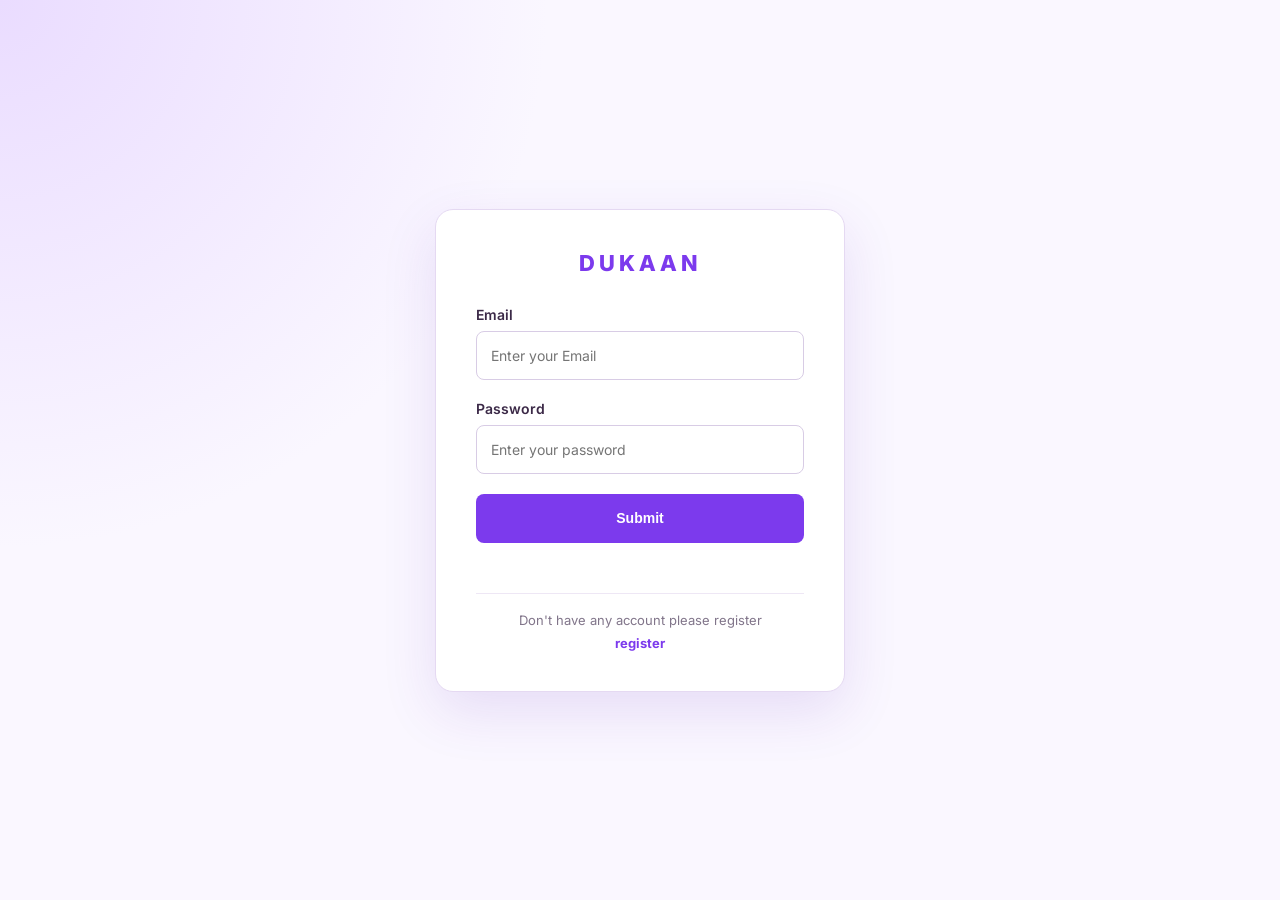
<file: index.html>
<!DOCTYPE html>
<html lang="en">
<head>
    <meta charset="UTF-8">
    <meta name="viewport" content="width=device-width, initial-scale=1.0">
    <title>Document</title>
    <script src="js/login.js" defer></script>
    <link rel="stylesheet" href="css/style.css">
</head>
<body>
    
    <form id="login-form">
        <div id="">
            <label for="loginemail">
                Email
                <input type="email" id="email" placeholder="Enter your Email">
            </label>
        </div>
        <div id="">
            <label for="loginpassword">
                Password
                <input type="password" id="password" placeholder="Enter your password">
            </label>
        </div>
        <button type="submit">Submit</button>
        <p id="Login-message"></p>
        <p id="no-account">Don't have any account please register</p>
        <a href="register.html">register</a>


    </form>

    <!-- <p id="Login-message"></p>
        <p id="no-account">Don't have any account please register</p>
        <input type="checkbox" id="theme-toggle"> -->

</body>
</html>
</file>
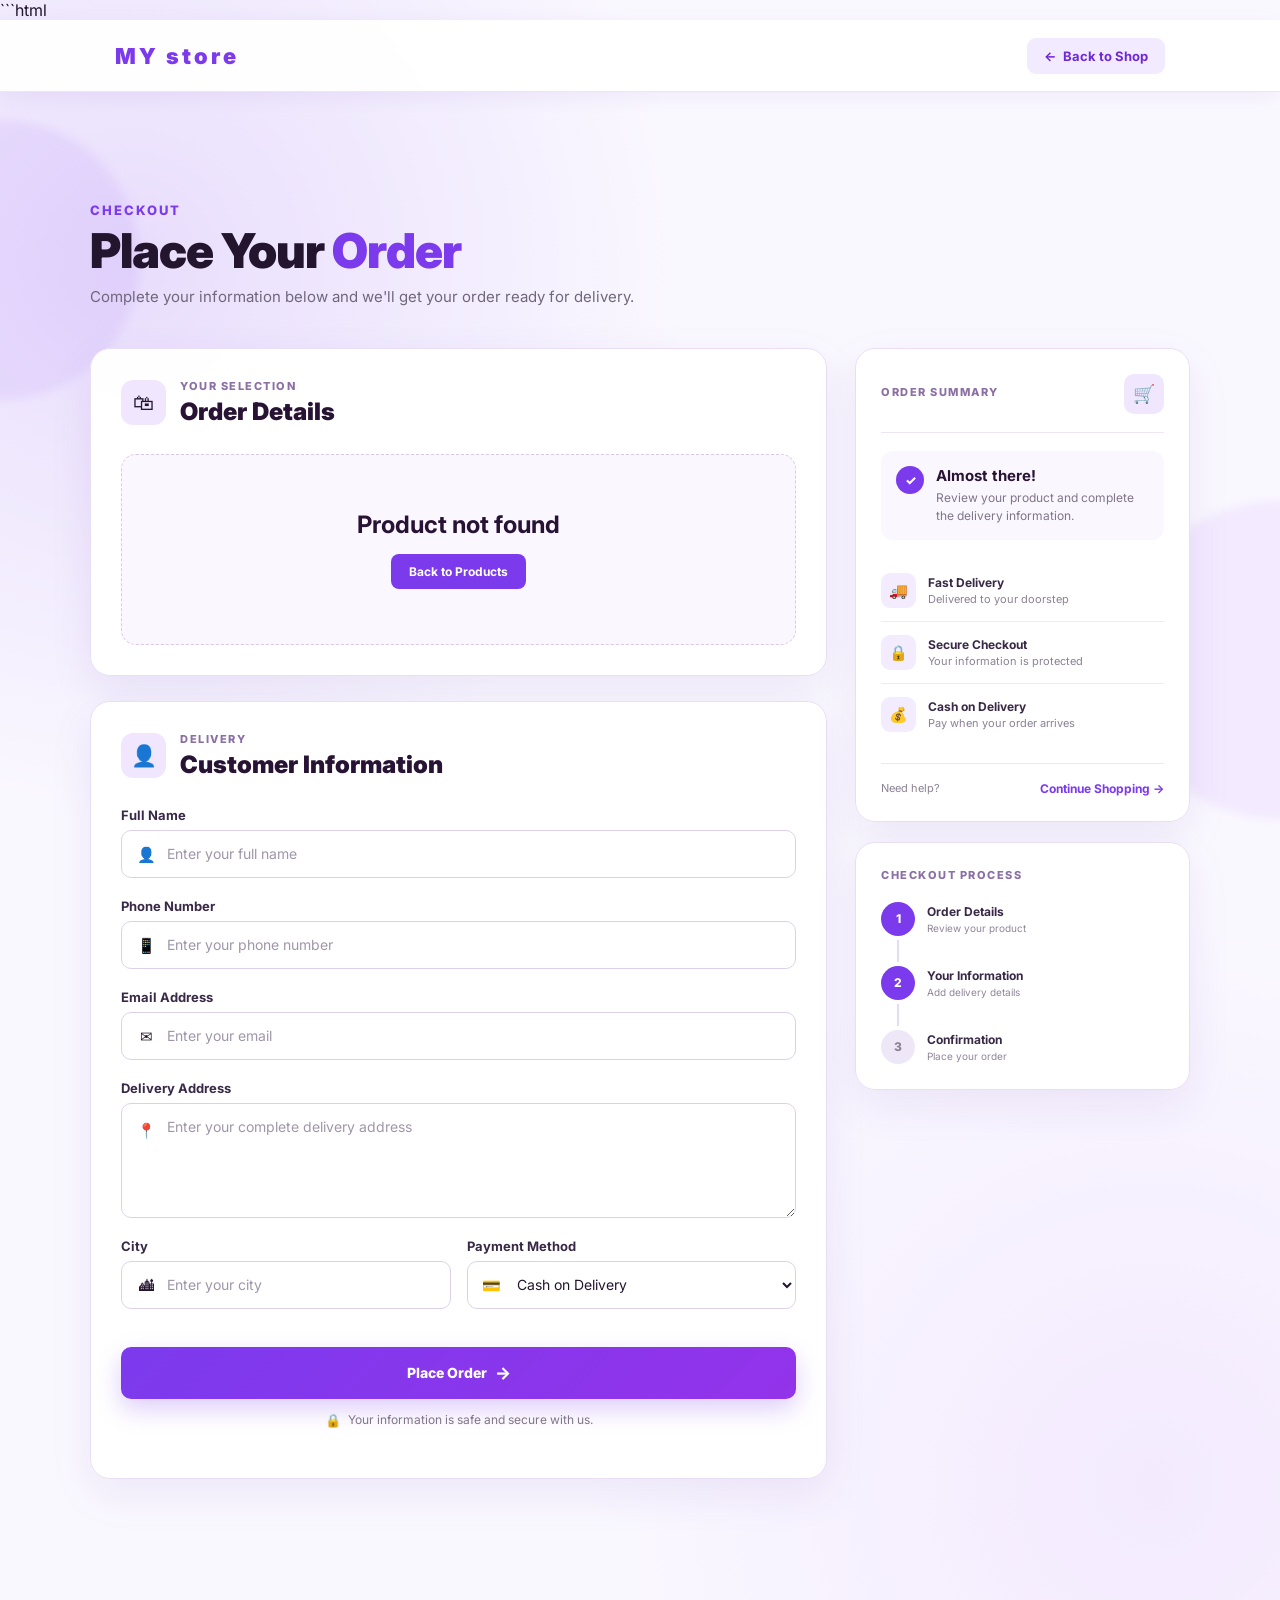
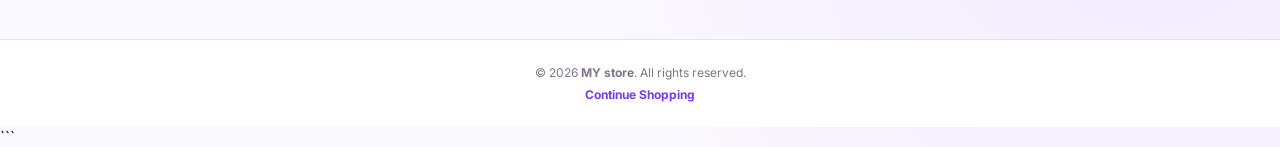
<file: order.html>
```html
<!DOCTYPE html>
<html lang="en">
<head>
    <meta charset="UTF-8">
    <meta name="viewport" content="width=device-width, initial-scale=1.0">

    <title>My Store | Place Order</title>

    <link rel="stylesheet" href="css/style.css">
   

    <script src="js/order.js" defer></script>
</head>

<body class="order-page">

    <!-- =========================================
         HEADER
    ========================================== -->
    <header class="order-header">

        <div class="logo">
            <h2>MY store</h2>
        </div>

        <a href="shop.html" class="order-back-link">
            <span class="back-arrow">←</span>
            Back to Shop
        </a>

    </header>


    <!-- =========================================
         MAIN ORDER AREA
    ========================================== -->
    <main class="order-main">

        <!-- Decorative Background Elements -->
        <div class="order-bg-circle circle-one"></div>
        <div class="order-bg-circle circle-two"></div>


        <!-- =====================================
             PAGE INTRO
        ====================================== -->
        <section class="order-intro">

            <span class="order-eyebrow">
                CHECKOUT
            </span>

            <h1>
                Place Your <span>Order</span>
            </h1>

            <p>
                Complete your information below and we'll get your order
                ready for delivery.
            </p>

        </section>


        <!-- =====================================
             CHECKOUT CONTAINER
        ====================================== -->
        <section class="checkout-container">


            <!-- =================================
                 LEFT SIDE
            ================================== -->
            <div class="checkout-left">


                <!-- PRODUCT CARD -->
                <div class="checkout-card product-card-section">

                    <div class="card-heading">

                        <div class="heading-icon">
                            🛍
                        </div>

                        <div>
                            <span class="small-heading">
                                YOUR SELECTION
                            </span>

                            <h2>
                                Order Details
                            </h2>
                        </div>

                    </div>


                    <!-- IMPORTANT:
                         JavaScript inserts the product here.
                    -->
                    <div id="order-product"></div>

                </div>



                <!-- CUSTOMER INFORMATION -->
                <div class="checkout-card customer-card">

                    <div class="card-heading">

                        <div class="heading-icon">
                            👤
                        </div>

                        <div>
                            <span class="small-heading">
                                DELIVERY
                            </span>

                            <h2>
                                Customer Information
                            </h2>
                        </div>

                    </div>


                    <form id="order-form">


                        <!-- FULL NAME -->
                        <div class="form-group">

                            <label for="customer-name">
                                Full Name
                            </label>

                            <div class="input-wrapper">

                                <span class="input-icon">
                                    👤
                                </span>

                                <input
                                    type="text"
                                    id="customer-name"
                                    placeholder="Enter your full name"
                                    autocomplete="name"
                                >

                            </div>

                        </div>



                        <!-- PHONE -->
                        <div class="form-group">

                            <label for="customer-phone">
                                Phone Number
                            </label>

                            <div class="input-wrapper">

                                <span class="input-icon">
                                    📱
                                </span>

                                <input
                                    type="tel"
                                    id="customer-phone"
                                    placeholder="Enter your phone number"
                                    autocomplete="tel"
                                >

                            </div>

                        </div>



                        <!-- EMAIL -->
                        <div class="form-group">

                            <label for="Customer-email">
                                Email Address
                            </label>

                            <div class="input-wrapper">

                                <span class="input-icon">
                                    ✉
                                </span>

                                <input
                                    type="email"
                                    id="Customer-email"
                                    placeholder="Enter your email"
                                    autocomplete="email"
                                >

                            </div>

                        </div>



                        <!-- ADDRESS -->
                        <div class="form-group">

                            <label for="customer-address">
                                Delivery Address
                            </label>

                            <div class="input-wrapper textarea-wrapper">

                                <span class="input-icon textarea-icon">
                                    📍
                                </span>

                                <textarea
                                    id="customer-address"
                                    placeholder="Enter your complete delivery address"
                                    rows="4"
                                ></textarea>

                            </div>

                        </div>



                        <!-- CITY + PAYMENT -->
                        <div class="form-row">


                            <!-- CITY -->
                            <div class="form-group">

                                <label for="customer-city">
                                    City
                                </label>

                                <div class="input-wrapper">

                                    <span class="input-icon">
                                        🏙
                                    </span>

                                    <input
                                        type="text"
                                        id="customer-city"
                                        placeholder="Enter your city"
                                        autocomplete="address-level2"
                                    >

                                </div>

                            </div>



                            <!-- PAYMENT -->
                            <div class="form-group">

                                <label for="payment-method">
                                    Payment Method
                                </label>

                                <div class="input-wrapper select-wrapper">

                                    <span class="input-icon">
                                        💳
                                    </span>

                                    <select id="payment-method">

                                        <option value="cod">
                                            Cash on Delivery
                                        </option>

                                    </select>

                                </div>

                            </div>

                        </div>



                        <!-- SUBMIT BUTTON -->
                        <button
                            type="submit"
                            id="place-order-btn"
                            class="place-order-button"
                        >

                            <span class="button-text">
                                Place Order
                            </span>

                            <span class="button-arrow">
                                →
                            </span>

                        </button>


                        <!-- SECURITY NOTE -->
                        <div class="secure-note">

                            <span class="secure-icon">
                                🔒
                            </span>

                            <span>
                                Your information is safe and secure with us.
                            </span>

                        </div>

                    </form>

                </div>

            </div>



            <!-- =================================
                 RIGHT SIDE
            ================================== -->
            <aside class="order-summary">


                <!-- SUMMARY CARD -->
                <div class="summary-card">

                    <div class="summary-top">

                        <span class="small-heading">
                            ORDER SUMMARY
                        </span>

                        <div class="summary-icon">
                            🛒
                        </div>

                    </div>


                    <div class="summary-divider"></div>


                    <div class="summary-message">

                        <div class="summary-check">
                            ✓
                        </div>

                        <div>
                            <h3>
                                Almost there!
                            </h3>

                            <p>
                                Review your product and complete the
                                delivery information.
                            </p>
                        </div>

                    </div>


                    <div class="summary-features">

                        <div class="summary-feature">

                            <span class="feature-icon">
                                🚚
                            </span>

                            <div>
                                <strong>
                                    Fast Delivery
                                </strong>

                                <small>
                                    Delivered to your doorstep
                                </small>
                            </div>

                        </div>


                        <div class="summary-feature">

                            <span class="feature-icon">
                                🔒
                            </span>

                            <div>
                                <strong>
                                    Secure Checkout
                                </strong>

                                <small>
                                    Your information is protected
                                </small>
                            </div>

                        </div>


                        <div class="summary-feature">

                            <span class="feature-icon">
                                💰
                            </span>

                            <div>
                                <strong>
                                    Cash on Delivery
                                </strong>

                                <small>
                                    Pay when your order arrives
                                </small>
                            </div>

                        </div>

                    </div>


                    <div class="summary-bottom">

                        <span>
                            Need help?
                        </span>

                        <a href="shop.html">
                            Continue Shopping →
                        </a>

                    </div>

                </div>


                <!-- CHECKOUT STEPS -->
                <div class="steps-card">

                    <span class="small-heading">
                        CHECKOUT PROCESS
                    </span>

                    <div class="checkout-steps">

                        <div class="checkout-step active">

                            <div class="step-number">
                                1
                            </div>

                            <div>
                                <strong>
                                    Order Details
                                </strong>

                                <small>
                                    Review your product
                                </small>
                            </div>

                        </div>


                        <div class="step-line"></div>


                        <div class="checkout-step active">

                            <div class="step-number">
                                2
                            </div>

                            <div>
                                <strong>
                                    Your Information
                                </strong>

                                <small>
                                    Add delivery details
                                </small>
                            </div>

                        </div>


                        <div class="step-line"></div>


                        <div class="checkout-step">

                            <div class="step-number">
                                3
                            </div>

                            <div>
                                <strong>
                                    Confirmation
                                </strong>

                                <small>
                                    Place your order
                                </small>
                            </div>

                        </div>

                    </div>

                </div>

            </aside>

        </section>

    </main>


    <!-- =========================================
         FOOTER
    ========================================== -->
    <footer class="order-footer">

        <p>
            © 2026 <strong>MY store</strong>. All rights reserved.
        </p>

        <a href="shop.html">
            Continue Shopping
        </a>

    </footer>

</body>
</html>
```
</file>
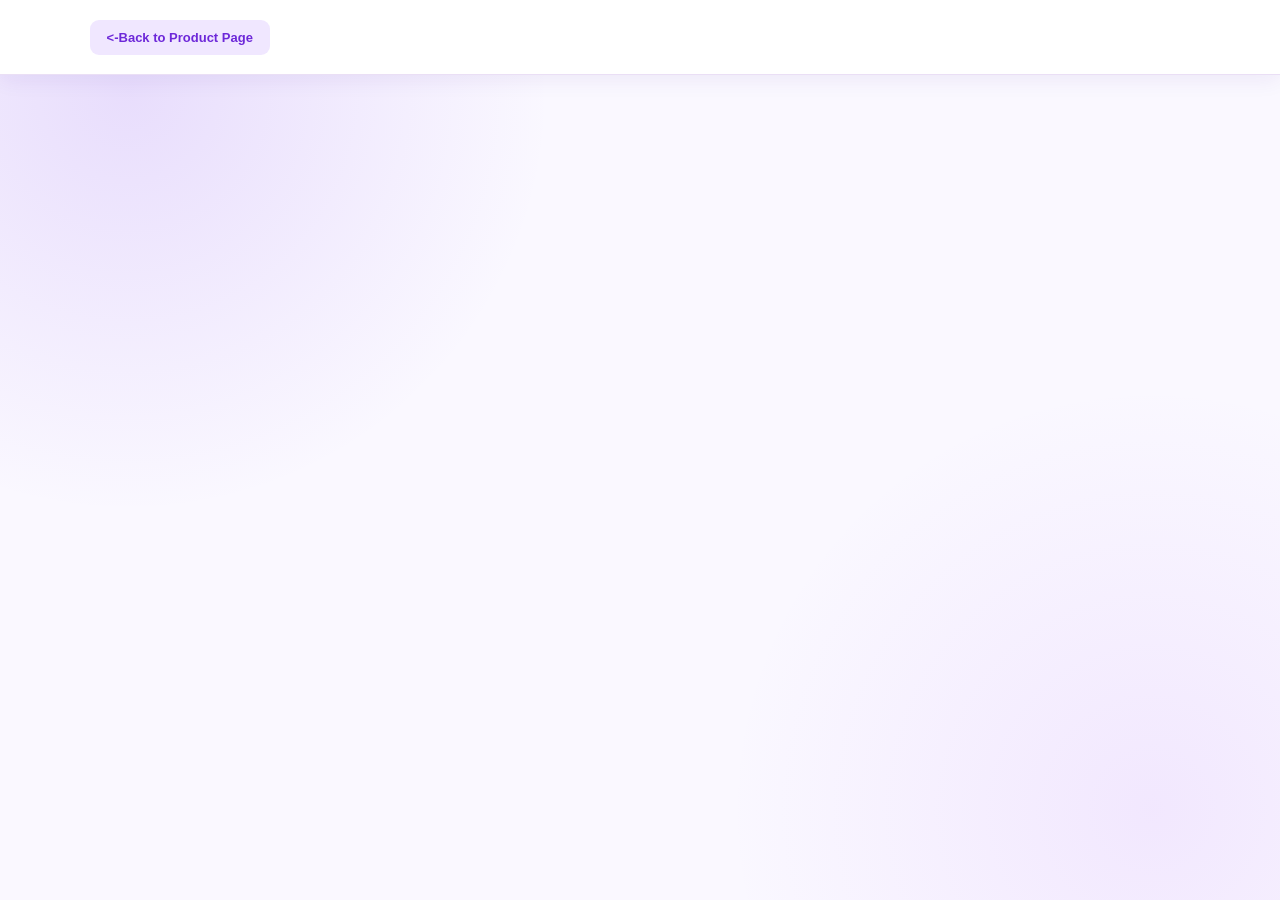
<file: product.html>
<!DOCTYPE html>
<html lang="en">
<head>
    <meta charset="UTF-8">
    <meta name="viewport" content="width=device-width, initial-scale=1.0">
    <title>product</title>
    <script src="js/product.js" defer></script>
    <link rel="stylesheet" href="css/style.css">
</head>
<body>
    <header>

        <a href="shop.html">
            <-Back to Product Page
        </a>
    </header>
    <main>
        <div id="productdetail">

    </div></main>
    
</body>
</html>
</file>
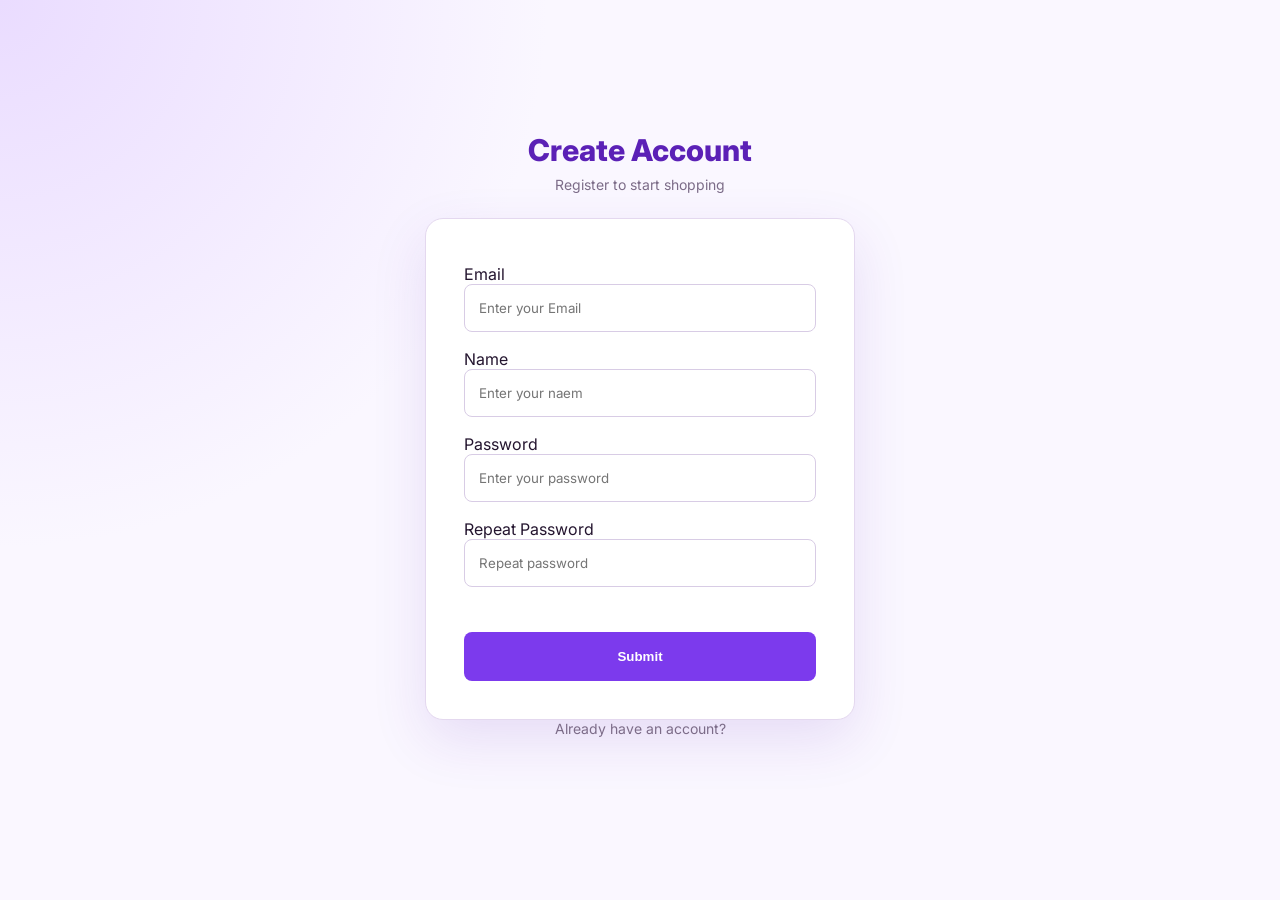
<file: register.html>
<!DOCTYPE html>
<html lang="en">
<head>
    <meta charset="UTF-8">
    <meta name="viewport" content="width=device-width, initial-scale=1.0">
    <title>Register</title>
    <script src="js/register.js" defer></script>
    <link rel="stylesheet" href="css/style.css">
</head>
<body>
    <h1>Create Account</h1>
    <p>Register to start shopping</p>
    <form id="Register-form">

        <div id="">
            <label for="email"></label>
            Email
            <input type="email" id="register-email" placeholder="Enter your Email">
        </div>
        <div id="">
            <label for="name"></label>
            Name
            <input type="text" id="register-name" placeholder="Enter your naem">
        </div>
        <div>
            <label for="registerpassword"></label>Password
            <input type="password" id="register-password" placeholder="Enter your password">
        </div>
        <div>
            <label for="confirm-password"></label>
            Repeat Password
            <input type="password" id="confirm-password" placeholder="Repeat password">
        </div>

        <p id="register-message"></p>
        <button type="submit">Submit</button>
    </form>
    <p>Already have an account?</p>
    <a href="index.html"></a>
</body>
</html>
</file>
<file: css/style.css>
@import url('https://fonts.googleapis.com/css2?family=Inter:wght@400;500;600;700;800&display=swap');


    /* =====================================================
    RESET
    ===================================================== */

    * {
        margin: 0;
        padding: 0;
        box-sizing: border-box;
    }

    html {
        scroll-behavior: smooth;
    }

    body {
        min-height: 100vh;

        font-family: "Inter", sans-serif;

        color: #24152f;

        background: #faf7ff;
    }


    /* =====================================================
    LOGIN / REGISTER BACKGROUND
    ===================================================== */

    body:has(#login-form),
    body:has(#Register-form) {

        min-height: 100vh;

        display: flex;

        align-items: center;

        justify-content: center;

        padding: 30px 20px;

        background:
            radial-gradient(
                circle at top left,
                #eadcff,
                transparent 35%
            ),
            #faf7ff;
    }


    /* =====================================================
    LOGIN
    ===================================================== */

    #login-form {

        width: 410px;

        max-width: 100%;

        padding: 40px;

        background: #ffffff;

        border: 1px solid #e5d9f2;

        border-radius: 18px;

        box-shadow:
            0 20px 55px rgba(91, 33, 182, 0.12);
    }


    #login-form::before {

        content: "DUKAAN";

        display: block;

        margin-bottom: 30px;

        text-align: center;

        color: #7c3aed;

        font-size: 22px;

        font-weight: 800;

        letter-spacing: 4px;
    }


    #login-form > div {

        margin-bottom: 20px;
    }


    #login-form > div > label {

        display: flex;

        flex-direction: column;

        gap: 8px;

        color: #3b2947;

        font-size: 14px;

        font-weight: 600;
    }


    #login-form input {

        width: 100%;

        height: 49px;

        padding: 0 14px;

        border: 1px solid #d8cce5;

        border-radius: 8px;

        outline: none;

        background: #ffffff;

        color: #24152f;

        font-family: inherit;

        font-size: 14px;

        transition: 0.2s ease;
    }


    #login-form input:focus {

        border-color: #8b5cf6;

        box-shadow:
            0 0 0 3px rgba(139, 92, 246, 0.10);
    }


    #login-form button {

        width: 100%;

        height: 49px;

        border: none;

        border-radius: 8px;

        background: #7c3aed;

        color: #ffffff;

        font-size: 14px;

        font-weight: 700;

        cursor: pointer;

        transition: 0.2s ease;
    }


    #login-form button:hover {

        background: #6d28d9;

        transform: translateY(-1px);
    }


    #Login-message {

        min-height: 18px;

        margin-top: 10px;

        text-align: center;

        color: #7c3aed;

        font-size: 12px;
    }


    #login-form #no-account {

        margin-top: 22px;

        padding-top: 18px;

        border-top: 1px solid #eee7f5;

        text-align: center;

        color: #81758a;

        font-size: 13px;
    }


    #login-form a {

        display: block;

        width: fit-content;

        margin: 7px auto 0;

        color: #7c3aed;

        font-size: 13px;

        font-weight: 700;

        text-decoration: none;
    }


    /* =====================================================
    REGISTER
    ===================================================== */

    body:has(#Register-form) {

        flex-direction: column;
    }


    body:has(#Register-form) > h1 {

        margin-bottom: 8px;

        color: #5b21b6;

        font-size: 30px;

        font-weight: 800;
    }


    body:has(#Register-form) > p {

        margin-bottom: 25px;

        color: #7c6c88;

        font-size: 14px;
    }


    #Register-form {

        width: 430px;

        max-width: 100%;

        padding: 38px;

        background: #ffffff;

        border: 1px solid #e4d8ef;

        border-radius: 18px;

        box-shadow:
            0 20px 55px rgba(91, 33, 182, 0.12);
    }


    #Register-form > div {

        margin-bottom: 17px;
    }


    #Register-form > div > label {

        display: block;

        margin-bottom: 7px;

        color: #3b2947;

        font-size: 14px;

        font-weight: 600;
    }


    #Register-form input {

        width: 100%;

        height: 48px;

        padding: 0 14px;

        border: 1px solid #d8cce5;

        border-radius: 8px;

        outline: none;

        background: #ffffff;

        color: #24152f;

        font-family: inherit;
    }


    #Register-form input:focus {

        border-color: #8b5cf6;

        box-shadow:
            0 0 0 3px rgba(139, 92, 246, 0.10);
    }


    #register-message {

        min-height: 18px;

        margin: 10px 0;

        color: #7c3aed;

        text-align: center;

        font-size: 12px;
    }


    #Register-form button {

        width: 100%;

        height: 49px;

        border: none;

        border-radius: 8px;

        background: #7c3aed;

        color: #ffffff;

        font-weight: 700;

        cursor: pointer;
    }


    #Register-form button:hover {

        background: #6d28d9;
    }


    body:has(#Register-form) > a {

        margin-top: 7px;

        color: #7c3aed;

        font-size: 13px;

        font-weight: 700;

        text-decoration: none;
    }


    /* =====================================================
    SHOP PAGE
    ===================================================== */

    body:has(#product) {

        min-height: 100vh;

        display: block;

        position: relative;

        overflow-x: hidden;

        background-color: #faf7ff;

        background-image:
            linear-gradient(
                rgba(250, 247, 255, 0.88),
                rgba(250, 247, 255, 0.93)
            ),
            url("../assets/product-1.jfif");

        background-size: cover;

        background-position: center;

        background-attachment: fixed;
    }


    /* =====================================================
    SHOP HEADER
    ===================================================== */

    body:has(#product) header {

        width: 100%;

        min-height: 72px;

        padding: 0 7%;

        display: flex;

        align-items: center;

        justify-content: space-between;

        position: sticky;

        top: 0;

        z-index: 100;

        background: rgba(255, 255, 255, 0.96);

        border-bottom: 1px solid #e8def1;

        box-shadow:
            0 4px 20px rgba(91, 33, 182, 0.08);
    }


    /* =====================================================
    LOGO
    ===================================================== */

    .logo h2 {

        color: #7c3aed;

        font-size: 22px;

        font-weight: 800;

        letter-spacing: 3px;
    }


    /* =====================================================
    NAVIGATION
    ===================================================== */

    body:has(#product) nav {

        display: flex;

        align-items: center;

        gap: 12px;
    }


    body:has(#product) nav a {

        color: #6d28d9;

        font-size: 14px;

        font-weight: 600;

        text-decoration: none;
    }


    /* =====================================================
    LOGOUT
    ===================================================== */

    #logout {

        padding: 9px 18px;

        border: none;

        border-radius: 7px;

        background: #7c3aed;

        color: #ffffff;

        font-family: inherit;

        font-size: 13px;

        font-weight: 600;

        cursor: pointer;

        transition: 0.2s ease;
    }


    #logout:hover {

        background: #6d28d9;

        transform: translateY(-1px);
    }


    /* =====================================================
    WELCOME SECTION
    ===================================================== */

    body:has(#product) section:first-of-type {

        width: 86%;

        margin: 35px auto 28px;

        padding: 28px;

        background: rgba(255, 255, 255, 0.94);

        border: 1px solid #e6dcef;

        border-radius: 14px;

        box-shadow:
            0 10px 30px rgba(91, 33, 182, 0.08);
    }


    body:has(#product) section:first-of-type p {

        color: #493759;

        font-size: 15px;

        line-height: 1.7;

        margin-bottom: 15px;
    }


    /* =====================================================
    PRODUCT SECTION
    ===================================================== */

    body:has(#product) section:last-of-type {

        width: 86%;

        margin: 0 auto 60px;
    }


    body:has(#product) section:last-of-type > h2 {

        margin-bottom: 22px;

        color: #4c1d95;

        font-size: 27px;

        font-weight: 800;
    }


    /* =====================================================
    PRODUCT GRID
    ===================================================== */

    #product {

        width: 100%;

        display: grid;

        grid-template-columns:
            repeat(
                auto-fit,
                minmax(220px, 1fr)
            );

        gap: 22px;
    }


    /* =====================================================
    PRODUCT CARD
    ===================================================== */

    .product_card {

        padding: 16px;

        background: rgba(255, 255, 255, 0.97);

        border: 1px solid #e4d8ef;

        border-radius: 14px;

        box-shadow:
            0 8px 25px rgba(91, 33, 182, 0.08);

        transition:
            transform 0.25s ease,
            box-shadow 0.25s ease;
    }


    .product_card:hover {

        transform: translateY(-5px);

        box-shadow:
            0 16px 35px rgba(91, 33, 182, 0.15);
    }


    /* =====================================================
    PRODUCT IMAGE
    ===================================================== */

    .product_card img {

        width: 100%;

        height: 180px;

        display: block;

        object-fit: cover;

        border-radius: 10px;

        background: #eee5ff;

        margin-bottom: 15px;
    }


    /* =====================================================
    PRODUCT NAME
    ===================================================== */

    .product_card h3 {

        color: #32164d;

        font-size: 17px;

        font-weight: 700;
    }


    /* =====================================================
    PRICE
    ===================================================== */

    .product_card .Price {

        margin-top: 8px;

        color: #7c3aed;

        font-size: 16px;

        font-weight: 800;
    }


    /* =====================================================
    READ MORE
    ===================================================== */

    .product_card .read-more {

        width: 100%;

        margin-top: 15px;

        padding: 10px;

        border: none;

        border-radius: 7px;

        background: #7c3aed;

        color: #ffffff;

        font-family: inherit;

        font-size: 13px;

        font-weight: 600;

        cursor: pointer;

        transition: 0.2s ease;
    }


    .product_card .read-more:hover {

        background: #6d28d9;

        transform: translateY(-1px);
    }


    /* =====================================================
    PRODUCT DETAILS PAGE
    ===================================================== */
#productdetail {
    width: 90%;
    max-width: 1150px;
    margin: 55px auto;
}


/* MAIN CONTAINER */

.product-detail {
    display: grid;

    grid-template-columns: 50% 50%;

    align-items: center;

    min-height: 560px;

    background: #ffffff;

    border-radius: 20px;

    overflow: hidden;

    box-shadow:
        0 20px 55px rgba(91, 33, 182, 0.12);
}
/* ==========================================================
LEFT SIDE
========================================================== */
.product-image {
    height: 560px;

    display: flex;

    align-items: center;
    justify-content: center;

    padding: 35px;

    box-sizing: border-box;

    background: #f8f3ff;
}


.product-image img {
    width: 100%;
    height: 450px;

    object-fit: contain;

    display: block;

    border-radius: 12px;

    transition: transform 0.3s ease;
}


.product-image img:hover {
    transform: scale(1.03);
}

/* =========================================
   RIGHT SIDE
   ========================================= */

.product-info {
    padding: 60px;

    box-sizing: border-box;
}


/* PRODUCT DETAILS */

.product-label {
    display: block;

    margin-bottom: 18px;

    color: #7c3aed;

    font-size: 14px;

    font-weight: 800;

    letter-spacing: 3px;
}


/* PRODUCT NAME */

.product-info h1 {
    margin: 0 0 25px;

    color: #24152f;

    font-size: 52px;

    font-weight: 900;

    line-height: 1.1;
}


/* PRICE */

.product-info h3 {
    margin: 0 0 35px;

    color: #7c3aed;

    font-size: 34px;

    font-weight: 900;
}


/* DESCRIPTION */

.product-info p {
    margin: 0 0 40px;

    max-width: 520px;

    color: #6f6478;

    font-size: 17px;

    line-height: 1.7;
}
/* =========================================
   ORDER BUTTON
   ========================================= */

#orderitem {
    width: 210px;
    height: 58px;

    padding: 0;

    border: none;

    border-radius: 8px;

    background: #7c3aed;

    color: #ffffff;

    font-family: inherit;

    font-size: 16px;

    font-weight: 800;

    cursor: pointer;

    box-shadow:
        0 10px 25px rgba(124, 58, 237, 0.25);

    transition: all 0.25s ease;
}


#orderitem:hover {
    background: #6d28d9;

    transform: translateY(-3px);

    box-shadow:
        0 15px 30px rgba(124, 58, 237, 0.35);
}

    /* =====================================================
    HEADER
    ===================================================== */

    body:has(#productdetail) header {
        height: 70px;

        padding: 0 9%;

        display: flex;
        align-items: center;

        background: #ffffff;

        border-bottom: 1px solid #eadff5;

        box-sizing: border-box;
    }

    body:has(#productdetail) header a {
        padding: 10px 16px;

        border-radius: 9px;

        background: #f0e7ff;

        color: #6d28d9;

        text-decoration: none;

        font-size: 13px;
        font-weight: 700;

        transition: 0.25s ease;
    }

    body:has(#productdetail) header a:hover {
        background: #7c3aed;
        color: white;
    }


    /* =====================================================
    MAIN CONTAINER
    ===================================================== */

    #productdetail {

        width: 90%;
        max-width: 1200px;

        margin: 50px auto;
    }


    /* =====================================================
    PRODUCT CARD
    ===================================================== */

    body:has(#productdetail) .product-detail {

        display: grid;

        grid-template-columns: 48% 52%;

        align-items: center;

        min-height: 500px;

        padding: 0;

        overflow: hidden;

        background: #ffffff;

        border-radius: 20px;

        border: 1px solid #e8dcf5;

        box-shadow:
            0 20px 60px rgba(76, 29, 149, 0.10);
    }


    /* =====================================================
    LEFT IMAGE SECTION
    ===================================================== */

    body:has(#productdetail) .product-image {

        height: 500px;

        display: flex;

        align-items: center;
        justify-content: center;

        padding: 35px;

        box-sizing: border-box;

        background:
            linear-gradient(
                145deg,
                #f7f1ff,
                #eee3ff
            );
    }


    /* IMAGE */

    body:has(#productdetail) .product-image img {

        width: 100%;
        max-width: 500px;

        height: 420px;

        object-fit: cover;

        border-radius: 18px;

        background: #f5efff;

        box-shadow:
            0 15px 35px rgba(76, 29, 149, 0.10);

        transition: 0.3s ease;
    }

    body:has(#productdetail) .product-image img:hover {

        transform: scale(1.02);

        box-shadow:
            0 20px 45px rgba(76, 29, 149, 0.16);
    }


    /* =====================================================
    RIGHT INFORMATION SECTION
    ===================================================== */

    body:has(#productdetail) .product-info {

        padding: 55px 65px;

        box-sizing: border-box;
    }


    /* SMALL TITLE */

    body:has(#productdetail) .product-label {

        display: block;

        margin-bottom: 15px;

        color: #7c3aed;

        font-size: 14px;

        font-weight: 900;

        letter-spacing: 3px;
    }


    /* PRODUCT NAME */

    body:has(#productdetail) .product-info h1 {

        margin: 0 0 20px;

        color: #24152f;

        font-size: 52px;

        font-weight: 900;

        line-height: 1.05;

        letter-spacing: -1.5px;
    }


    /* PRICE */

    body:has(#productdetail) .product-info h3 {

        margin: 0 0 32px;

        color: #7c3aed;

        font-size: 32px;

        font-weight: 900;
    }


    /* DESCRIPTION */

    body:has(#productdetail) .product-description {

        max-width: 600px;

        margin: 0 0 40px;

        color: #71677b;

        font-size: 17px;

        line-height: 1.7;
    }


/* =========================================
   TABLET
   ========================================= */

@media (max-width: 850px) {

    .product-detail {
        grid-template-columns: 1fr;

    }

    .product-image {
        height: 400px;
    }

    .product-image img {
        height: 330px;
    }

    .product-info {
        padding: 45px;
    }

    .product-info h1 {
        font-size: 42px;
    }
}


/* =========================================
   MOBILE
   ========================================= */

@media (max-width: 500px) {

    #productdetail {
        width: 92%;
        margin: 30px auto;
    }

    .product-image {
        height: 300px;
        padding: 20px;
    }

    .product-image img {
        height: 260px;
    }

    .product-info {
        padding: 30px 25px;
    }

    .product-info h1 {
        font-size: 34px;
    }

    .product-info h3 {
        font-size: 27px;
    }

    .product-info p {
        font-size: 15px;
    }

    #orderitem {
        width: 100%;
    }
}
    /* =====================================================
    RESPONSIVE
    ===================================================== */

    @media (max-width: 768px) {

        body:has(#product) header {

            padding: 0 5%;
        }


        body:has(#product) section:first-of-type,
        body:has(#product) section:last-of-type {

            width: 92%;
        }


        #product {

            grid-template-columns:
                repeat(
                    auto-fit,
                    minmax(190px, 1fr)
                );

            gap: 16px;
        }


        .product_card img {

            height: 160px;
        }
    }


    @media (max-width: 500px) {

        body:has(#product) header {

            padding: 0 20px;
        }


        body:has(#product) section:first-of-type,
        body:has(#product) section:last-of-type {

            width: 92%;
        }


        #product {

            grid-template-columns: 1fr;
        }


        #login-form,
        #Register-form {

            padding: 30px 22px;
        }


        .product-detail {

            padding: 25px 18px;
        }


        .product-detail img {

            width: 100%;

            height: 250px;
        }
    }
    /* =====================================================
    PREMIUM SHOP PAGE
    ===================================================== */

    body:has(#product) {
        background:
            radial-gradient(
                circle at 10% 10%,
                rgba(124, 58, 237, 0.10),
                transparent 30%
            ),
            radial-gradient(
                circle at 90% 90%,
                rgba(168, 85, 247, 0.08),
                transparent 30%
            ),
            #faf8ff;

        color: #24152f;
    }


    /* ================= HEADER ================= */

    body:has(#product) header {
        height: 75px;

        padding: 0 7%;

        display: flex;
        align-items: center;
        justify-content: space-between;

        background: rgba(255, 255, 255, 0.92);

        border-bottom: 1px solid #eadff5;

        box-shadow:
            0 5px 25px rgba(76, 29, 149, 0.07);

        position: sticky;
        top: 0;

        z-index: 100;
    }


    /* ================= LOGO ================= */

    body:has(#product) header h1,
    body:has(#product) header h2,
    body:has(#product) .logo {
        color: #7c3aed;

        font-weight: 800;

        letter-spacing: 3px;
    }


    /* ================= LOGOUT ================= */

    #logout {
        padding: 10px 22px;

        border: none;

        border-radius: 9px;

        background: #7c3aed;

        color: white;

        font-weight: 700;

        cursor: pointer;

        box-shadow:
            0 7px 18px rgba(124, 58, 237, 0.20);

        transition: 0.25s ease;
    }

    #logout:hover {
        background: #6d28d9;

        transform: translateY(-2px);

        box-shadow:
            0 10px 25px rgba(124, 58, 237, 0.30);
    }


    /* ================= SHOP SECTIONS ================= */

    body:has(#product) section {
        width: 88%;

        max-width: 1400px;

        margin-left: auto;
        margin-right: auto;
    }


    /* ================= WELCOME ================= */

    body:has(#product) section:first-of-type {
        margin-top: 35px;

        padding: 25px 30px;

        background: white;

        border: 1px solid #eadff5;

        border-radius: 16px;

        box-shadow:
            0 10px 30px rgba(76, 29, 149, 0.07);
    }


    body:has(#product) section:first-of-type p {
        color: #665770;

        font-size: 14px;
    }


    /* ================= PRODUCT SECTION ================= */

    body:has(#product) section:last-of-type {
        margin-top: 40px;

        margin-bottom: 60px;
    }


    body:has(#product) section:last-of-type h2 {
        margin-bottom: 25px;

        color: #32164d;

        font-size: 30px;

        font-weight: 800;
    }


    /* Purple underline */

    body:has(#product) section:last-of-type h2::after {
        content: "";

        display: block;

        width: 45px;

        height: 4px;

        margin-top: 9px;

        border-radius: 10px;

        background: #8b5cf6;
    }


    /* ================= PRODUCT GRID ================= */

    #product {
        display: grid;

        grid-template-columns:
            repeat(
                4,
                minmax(0, 1fr)
            );

        gap: 24px;
    }


    /* ================= PRODUCT CARD ================= */

    .product_card {
        padding: 12px;

        background: white;

        border: 1px solid #ece4f5;

        border-radius: 16px;

        box-shadow:
            0 7px 22px rgba(76, 29, 149, 0.06);

        transition:
            transform 0.25s ease,
            box-shadow 0.25s ease,
            border-color 0.25s ease;
    }


    .product_card:hover {
        transform: translateY(-7px);

        border-color: #d8bff5;

        box-shadow:
            0 18px 38px rgba(76, 29, 149, 0.13);
    }


    /* ================= PRODUCT IMAGE ================= */

    .product_card img {
        width: 100%;

        height: 190px;

        display: block;

        object-fit: cover;

        border-radius: 11px;

        background: #f3edff;

        transition: transform 0.3s ease;
    }


    .product_card:hover img {
        transform: scale(1.03);
    }


    /* ================= PRODUCT NAME ================= */

    .product_card h3 {
        margin: 15px 4px 6px;

        color: #291638;

        font-size: 17px;

        font-weight: 750;
    }


    /* ================= PRICE ================= */

    .product_card .Price {
        margin: 0 4px;

        color: #7c3aed;

        font-size: 15px;

        font-weight: 800;
    }


    /* ================= READ MORE ================= */

    .product_card .read-more {
        width: calc(100% - 8px);

        margin: 15px 4px 3px;

        padding: 11px;

        border: none;

        border-radius: 9px;

        background: #7c3aed;

        color: white;

        font-family: inherit;

        font-size: 13px;

        font-weight: 700;

        cursor: pointer;

        transition: 0.25s ease;
    }


    .product_card .read-more:hover {
        background: #6d28d9;

        transform: translateY(-2px);

        box-shadow:
            0 8px 20px rgba(124, 58, 237, 0.25);
    }


    /* ================= RESPONSIVE ================= */

    @media (max-width: 1100px) {

        #product {
            grid-template-columns:
                repeat(3, 1fr);
        }
    }


    @media (max-width: 750px) {

        #product {
            grid-template-columns:
                repeat(2, 1fr);

            gap: 18px;
        }

        body:has(#product) section {
            width: 92%;
        }
    }


    @media (max-width: 500px) {

        #product {
            grid-template-columns: 1fr;
        }

        body:has(#product) header {
            padding: 0 20px;
        }
    }
    /* =========================================================
    DUKAAN — PREMIUM PURPLE SHOP UI
    ONLY SHOP PAGE
    ========================================================= */

    body:has(#product) {
        margin: 0;
        min-height: 100vh;

        font-family: "Segoe UI", Arial, sans-serif;

        color: #24132f;

        position: relative;

        background:
            linear-gradient(
                135deg,
                rgba(255,255,255,0.96),
                rgba(247,241,255,0.94)
            ),
            url("../assets/tesla-product-1.jfif");

        background-size: cover;
        background-position: center;
        background-attachment: fixed;

        overflow-x: hidden;
    }


    /* =========================================================
    PURPLE AMBIENT LIGHT
    ========================================================= */

    body:has(#product)::before {
        content: "";

        position: fixed;

        width: 500px;
        height: 500px;

        top: -220px;
        left: -180px;

        border-radius: 50%;

        background:
            radial-gradient(
                circle,
                rgba(139,92,246,0.18),
                transparent 68%
            );

        pointer-events: none;

        z-index: 0;

        animation: floatingGlow 8s ease-in-out infinite;
    }


    body:has(#product)::after {
        content: "";

        position: fixed;

        width: 450px;
        height: 450px;

        right: -180px;
        bottom: -180px;

        border-radius: 50%;

        background:
            radial-gradient(
                circle,
                rgba(168,85,247,0.15),
                transparent 68%
            );

        pointer-events: none;

        z-index: 0;

        animation: floatingGlow2 10s ease-in-out infinite;
    }


    @keyframes floatingGlow {

        0%,
        100% {
            transform: translate(0,0);
        }

        50% {
            transform: translate(35px,30px);
        }
    }


    @keyframes floatingGlow2 {

        0%,
        100% {
            transform: translate(0,0);
        }

        50% {
            transform: translate(-30px,-25px);
        }
    }


    /* =========================================================
    HEADER
    ========================================================= */

    body:has(#product) header {

        position: sticky;

        top: 0;

        z-index: 100;

        height: 76px;

        padding: 0 7%;

        display: flex;

        align-items: center;

        justify-content: space-between;

        background:
            rgba(255,255,255,0.82);

        backdrop-filter: blur(18px);

        -webkit-backdrop-filter: blur(18px);

        border-bottom:
            1px solid rgba(124,58,237,0.13);

        box-shadow:
            0 8px 35px rgba(72,35,110,0.07);
    }


    /* =========================================================
    LOGO
    ========================================================= */

    body:has(#product) .logo h2 {

        margin: 0;

        font-size: 25px;

        font-weight: 900;

        letter-spacing: 4px;

        color: #7c3aed;

        text-shadow:
            0 4px 15px rgba(124,58,237,0.18);
    }


    body:has(#product) .logo {

        position: relative;
    }


    body:has(#product) .logo::after {

        content: "";

        display: block;

        width: 32px;

        height: 3px;

        margin-top: 5px;

        border-radius: 10px;

        background:
            linear-gradient(
                90deg,
                #7c3aed,
                #c084fc
            );
    }


    /* =========================================================
    NAV
    ========================================================= */

    body:has(#product) nav {

        display: flex;

        align-items: center;

        gap: 12px;
    }


    /* =========================================================
    LOGOUT BUTTONS
    ========================================================= */

    body:has(#product) #logout {

        border: none;

        padding: 11px 23px;

        border-radius: 10px;

        background:
            linear-gradient(
                135deg,
                #7c3aed,
                #9333ea
            );

        color: white;

        font-family: inherit;

        font-size: 13px;

        font-weight: 700;

        cursor: pointer;

        box-shadow:
            0 8px 22px rgba(124,58,237,0.23);

        transition:
            transform 0.25s ease,
            box-shadow 0.25s ease;
    }


    body:has(#product) #logout:hover {

        transform: translateY(-3px);

        box-shadow:
            0 14px 30px rgba(124,58,237,0.34);
    }


    /* =========================================================
    WELCOME SECTION
    ========================================================= */

    body:has(#product) section:first-of-type {

        width: 86%;

        max-width: 1350px;

        margin: 35px auto 50px;

        padding: 34px 38px;

        position: relative;

        z-index: 1;

        overflow: hidden;

        border-radius: 22px;

        border:
            1px solid rgba(124,58,237,0.14);

        background:
            linear-gradient(
                120deg,
                rgba(255,255,255,0.92),
                rgba(249,245,255,0.88)
            );

        backdrop-filter: blur(15px);

        box-shadow:
            0 20px 55px rgba(76,29,149,0.09);
    }


    /* Decorative purple side */

    body:has(#product) section:first-of-type::before {

        content: "";

        position: absolute;

        left: 0;
        top: 0;
        bottom: 0;

        width: 5px;

        background:
            linear-gradient(
                180deg,
                #7c3aed,
                #c084fc
            );
    }


    /* Decorative circle */

    body:has(#product) section:first-of-type::after {

        content: "";

        position: absolute;

        width: 190px;
        height: 190px;

        right: -70px;
        top: -90px;

        border-radius: 50%;

        background:
            radial-gradient(
                circle,
                rgba(139,92,246,0.16),
                transparent 70%
            );
    }


    /* Welcome text */

    body:has(#product) section:first-of-type p {

        margin: 0 0 18px;

        color: #5f526b;

        font-size: 15px;

        font-weight: 600;
    }


    /* =========================================================
    PRODUCT SECTION
    ========================================================= */

    body:has(#product) section:last-of-type {

        width: 86%;

        max-width: 1350px;

        margin:
            0 auto 80px;

        position: relative;

        z-index: 1;
    }


    /* =========================================================
    PRODUCT HEADING
    ========================================================= */

    body:has(#product) section:last-of-type h2 {

        margin: 0 0 30px;

        color: #32144d;

        font-size: 34px;

        font-weight: 900;

        letter-spacing: -1px;

        position: relative;
    }


    body:has(#product) section:last-of-type h2::after {

        content: "";

        display: block;

        width: 60px;

        height: 5px;

        margin-top: 10px;

        border-radius: 20px;

        background:
            linear-gradient(
                90deg,
                #7c3aed,
                #c084fc
            );

        box-shadow:
            0 4px 15px rgba(124,58,237,0.25);
    }


    /* =========================================================
    PRODUCT GRID
    ========================================================= */

    #product {

        display: grid;

        grid-template-columns:
            repeat(
                4,
                minmax(0,1fr)
            );

        gap: 25px;
    }


    /* =========================================================
    PRODUCT CARD
    ========================================================= */

    .product_card {

        position: relative;

        padding: 11px 11px 17px;

        overflow: hidden;

        border-radius: 20px;

        background:
            rgba(255,255,255,0.94);

        border:
            1px solid rgba(124,58,237,0.10);

        box-shadow:
            0 10px 30px rgba(76,29,149,0.07);

        transition:
            transform 0.35s cubic-bezier(.2,.8,.2,1),
            box-shadow 0.35s ease,
            border-color 0.35s ease;
    }


    /* Top purple line */

    .product_card::before {

        content: "";

        position: absolute;

        top: 0;
        left: 25px;
        right: 25px;

        height: 3px;

        border-radius: 0 0 10px 10px;

        background:
            linear-gradient(
                90deg,
                #7c3aed,
                #c084fc
            );

        opacity: 0;

        transition: 0.3s ease;
    }


    /* Hover */

    .product_card:hover {

        transform:
            translateY(-10px);

        border-color:
            rgba(124,58,237,0.25);

        box-shadow:
            0 25px 55px rgba(76,29,149,0.16);
    }


    .product_card:hover::before {

        opacity: 1;
    }


    /* =========================================================
    PRODUCT IMAGE
    ========================================================= */

    .product_card img {

        width: 100%;

        height: 190px;

        display: block;

        object-fit: cover;

        border-radius: 14px;

        background:
            linear-gradient(
                135deg,
                #f5efff,
                #ebe0ff
            );

        transition:
            transform 0.5s ease,
            filter 0.5s ease;
    }


    .product_card:hover img {

        transform:
            scale(1.045);

        filter:
            brightness(1.03);
    }


    /* =========================================================
    PRODUCT NAME
    ========================================================= */

    .product_card h3 {

        margin:
            16px 5px 6px;

        color: #291438;

        font-size: 17px;

        font-weight: 800;
    }


    /* =========================================================
    PRICE
    ========================================================= */

    .product_card .Price {

        margin:
            0 5px;

        color: #7c3aed;

        font-size: 16px;

        font-weight: 900;
    }


    /* =========================================================
    READ MORE
    ========================================================= */

    .product_card .read-more {

        width:
            calc(100% - 10px);

        margin:
            16px 5px 2px;

        padding:
            12px 10px;

        border: none;

        border-radius: 10px;

        background:
            linear-gradient(
                135deg,
                #7c3aed,
                #9333ea
            );

        color: white;

        font-family: inherit;

        font-size: 13px;

        font-weight: 800;

        cursor: pointer;

        box-shadow:
            0 8px 20px rgba(124,58,237,0.18);

        transition:
            transform 0.25s ease,
            box-shadow 0.25s ease;
    }


    .product_card .read-more:hover {

        transform:
            translateY(-2px);

        box-shadow:
            0 12px 27px rgba(124,58,237,0.30);
    }


    /* =========================================================
    IMAGE SHINE ANIMATION
    ========================================================= */

    .product_card {

        isolation: isolate;
    }


    .product_card::after {

        content: "";

        position: absolute;

        width: 80px;
        height: 250px;

        top: -80px;
        left: -130px;

        transform:
            rotate(25deg);

        background:
            linear-gradient(
                90deg,
                transparent,
                rgba(255,255,255,0.45),
                transparent
            );

        pointer-events: none;

        transition:
            left 0.6s ease;
    }


    .product_card:hover::after {

        left: 120%;
    }


    /* =========================================================
    MOBILE
    ========================================================= */

    @media (max-width: 1100px) {

        #product {

            grid-template-columns:
                repeat(3,1fr);
        }
    }


    @media (max-width: 800px) {

        body:has(#product) section:first-of-type,
        body:has(#product) section:last-of-type {

            width: 90%;
        }

        #product {

            grid-template-columns:
                repeat(2,1fr);

            gap: 18px;
        }
    }


    @media (max-width: 520px) {

        body:has(#product) header {

            padding:
                0 20px;
        }

        body:has(#product) .logo h2 {

            font-size: 20px;
        }

        #product {

            grid-template-columns:
                1fr;
        }

        .product_card img {

            height: 220px;
        }

        body:has(#product) section:last-of-type h2 {

            font-size: 28px;
        }
    }
    /* =========================================================
    PREMIUM PRODUCT DETAIL PAGE
    ========================================================= */

    body:has(#productdetail) {
        min-height: 100vh;
        margin: 0;

        font-family: "Segoe UI", Arial, sans-serif;

        color: #24132f;

        background:
            radial-gradient(
                circle at 10% 10%,
                rgba(124, 58, 237, 0.16),
                transparent 28%
            ),
            radial-gradient(
                circle at 90% 80%,
                rgba(168, 85, 247, 0.12),
                transparent 30%
            ),
            #faf8ff;

        overflow-x: hidden;
    }


    /* =========================================================
    HEADER
    ========================================================= */

    body:has(#productdetail) header {

        height: 76px;

        padding: 0 7%;

        display: flex;

        align-items: center;

        justify-content: space-between;

        background:
            rgba(255, 255, 255, 0.88);

        backdrop-filter: blur(18px);

        -webkit-backdrop-filter: blur(18px);

        border-bottom:
            1px solid rgba(124, 58, 237, 0.12);

        box-shadow:
            0 8px 30px rgba(76, 29, 149, 0.07);

        position: sticky;

        top: 0;

        z-index: 100;
    }


    /* =========================================================
    LOGO
    ========================================================= */

    body:has(#productdetail) .logo h2 {

        margin: 0;

        color: #7c3aed;

        font-size: 24px;

        font-weight: 900;

        letter-spacing: 4px;
    }


    /* =========================================================
    BACK / NAV LINKS
    ========================================================= */

    body:has(#productdetail) header a {

        display: inline-flex;

        align-items: center;

        gap: 7px;

        padding: 10px 18px;

        border-radius: 9px;

        background: #f2eaff;

        color: #6d28d9;

        font-size: 13px;

        font-weight: 700;

        text-decoration: none;

        transition: 0.25s ease;
    }


    body:has(#productdetail) header a:hover {

        background: #7c3aed;

        color: white;

        transform: translateX(-3px);
    }


    /* =========================================================
    PRODUCT DETAIL CONTAINER
    ========================================================= */

    #productdetail {

        width: 90%;

        max-width: 1050px;

        margin: 65px auto;

        position: relative;
    }


    /* =========================================================
    PRODUCT DETAIL CARD
    ========================================================= */

    .product-detail {

        min-height: 540px;

        padding: 45px;

        display: grid;

        grid-template-columns:
            1.1fr 0.9fr;

        align-items: center;

        gap: 55px;

        position: relative;

        overflow: hidden;

        background:
            rgba(255, 255, 255, 0.93);

        border:
            1px solid rgba(124, 58, 237, 0.13);

        border-radius: 28px;

        box-shadow:
            0 25px 70px rgba(76, 29, 149, 0.11);
    }


    /* =========================================================
    PURPLE DECORATION
    ========================================================= */

    .product-detail::before {

        content: "";

        position: absolute;

        width: 330px;

        height: 330px;

        left: -170px;

        top: -150px;

        border-radius: 50%;

        background:
            radial-gradient(
                circle,
                rgba(124, 58, 237, 0.17),
                transparent 70%
            );

        pointer-events: none;
    }


    .product-detail::after {

        content: "";

        position: absolute;

        width: 250px;

        height: 250px;

        right: -130px;

        bottom: -130px;

        border-radius: 50%;

        background:
            radial-gradient(
                circle,
                rgba(192, 132, 252, 0.18),
                transparent 70%
            );

        pointer-events: none;
    }


    /* =========================================================
    PRODUCT IMAGE
    ========================================================= */

    .product-detail img {

        width: 100%;

        max-width: 500px;

        height: 390px;

        object-fit: cover;

        display: block;

        margin: auto;

        border-radius: 22px;

        background:
            linear-gradient(
                135deg,
                #f4edff,
                #e9ddff
            );

        border:
            1px solid #e4d6f5;

        box-shadow:
            0 18px 45px rgba(76, 29, 149, 0.12);

        transition:
            transform 0.4s ease,
            box-shadow 0.4s ease;
    }


    .product-detail img:hover {

        transform: scale(1.025);

        box-shadow:
            0 25px 55px rgba(76, 29, 149, 0.18);
    }


    /* =========================================================
    PRODUCT INFORMATION
    ========================================================= */

    .product-detail h1 {

        margin: 0 0 15px;

        color: #281334;

        font-size: 40px;

        font-weight: 900;

        letter-spacing: -1px;

        line-height: 1.1;
    }


    .product-detail h2 {

        display: inline-block;

        margin: 0 0 20px;

        padding: 6px 12px;

        border-radius: 20px;

        background: #f1e9ff;

        color: #7c3aed;

        font-size: 12px;

        font-weight: 700;
    }


    .product-detail h3 {

        margin: 0 0 28px;

        color: #7c3aed;

        font-size: 28px;

        font-weight: 900;
    }


    /* =========================================================
    ORDER BUTTON
    ========================================================= */

    #orderitem {

        min-width: 190px;

        padding: 14px 30px;

        border: none;

        border-radius: 11px;

        background:
            linear-gradient(
                135deg,
                #7c3aed,
                #9333ea
            );

        color: white;

        font-family: inherit;

        font-size: 14px;

        font-weight: 800;

        cursor: pointer;

        box-shadow:
            0 12px 28px rgba(124, 58, 237, 0.25);

        transition:
            transform 0.25s ease,
            box-shadow 0.25s ease;
    }


    #orderitem:hover {

        transform: translateY(-3px);

        box-shadow:
            0 18px 35px rgba(124, 58, 237, 0.35);
    }


    #orderitem:active {

        transform: translateY(0);
    }


    /* =========================================================
    SMALL PRODUCT BADGE
    ========================================================= */

    .product-detail h1::after {

        content: " PREMIUM PRODUCT";

        display: block;

        width: fit-content;

        margin-top: 14px;

        padding: 5px 10px;

        border-radius: 5px;

        background: #7c3aed;

        color: white;

        font-size: 9px;

        font-weight: 800;

        letter-spacing: 1.5px;
    }


    /* =========================================================
    RESPONSIVE
    ========================================================= */

    @media (max-width: 850px) {

        #productdetail {

            width: 92%;

            margin: 40px auto;
        }

        .product-detail {

            grid-template-columns: 1fr;

            gap: 30px;

            padding: 30px;

            text-align: center;
        }

        .product-detail img {

            height: 330px;

            max-width: 500px;
        }

        .product-detail h1 {

            font-size: 34px;
        }

        .product-detail h2 {

            margin-left: auto;

            margin-right: auto;
        }

        .product-detail h3 {

            font-size: 25px;
        }

        #orderitem {

            margin: auto;
        }
    }


    @media (max-width: 500px) {

        body:has(#productdetail) header {

            height: 68px;

            padding: 0 20px;
        }

        body:has(#productdetail) .logo h2 {

            font-size: 19px;

            letter-spacing: 2px;
        }

        body:has(#productdetail) header a {

            padding: 8px 12px;

            font-size: 12px;
        }

        #productdetail {

            width: 92%;

            margin: 30px auto;
        }

        .product-detail {

            padding: 20px;

            border-radius: 20px;
        }

        .product-detail img {

            height: 260px;

            border-radius: 15px;
        }

        .product-detail h1 {

            font-size: 28px;
        }

        .product-detail h3 {

            font-size: 23px;
        }
    }

    /* =========================================================
    FINAL PRODUCT DETAIL ALIGNMENT
    ========================================================= */

    body:has(#productdetail) .product-detail {
        display: grid;
        grid-template-columns: 1.1fr 0.9fr;
        grid-template-rows: auto auto auto auto;
        align-items: center;
        column-gap: 60px;
        row-gap: 18px;
        padding: 50px;
    }

    /* PRODUCT IMAGE */
    body:has(#productdetail) .product-detail img {
        grid-column: 1;
        grid-row: 1 / 5;

        width: 100%;
        max-width: 520px;
        height: 390px;

        margin: 0 auto;
        object-fit: cover;

        border-radius: 22px;
    }

    /* PRODUCT NAME */
    body:has(#productdetail) .product-detail h1 {
        grid-column: 2;
        grid-row: 1;

        margin: 0;
        text-align: left;
    }

    /* PRODUCT ID */
    body:has(#productdetail) .product-detail h2 {
        grid-column: 2;
        grid-row: 2;

        width: fit-content;
        margin: 0;

        text-align: left;
    }

    /* PRICE */
    body:has(#productdetail) .product-detail h3 {
        grid-column: 2;
        grid-row: 3;

        margin: 0;
        text-align: left;

        font-size: 30px;
    }

    /* ORDER BUTTON */
    body:has(#productdetail) #orderitem {
        grid-column: 2;
        grid-row: 4;

        width: 100%;
        max-width: 360px;

        margin: 5px 0 0;
    }

    /* =========================================================
    MOBILE
    ========================================================= */

    @media (max-width: 850px) {

        body:has(#productdetail) .product-detail {
            grid-template-columns: 1fr;
            grid-template-rows: auto;
            gap: 20px;
            padding: 30px;
            text-align: center;
        }

        body:has(#productdetail) .product-detail img {
            grid-column: 1;
            grid-row: 1;

            width: 100%;
            max-width: 500px;
            height: 330px;
        }

        body:has(#productdetail) .product-detail h1 {
            grid-column: 1;
            grid-row: 2;

            text-align: center;
        }

        body:has(#productdetail) .product-detail h2 {
            grid-column: 1;
            grid-row: 3;

            margin: auto;
        }

        body:has(#productdetail) .product-detail h3 {
            grid-column: 1;
            grid-row: 4;

            text-align: center;
        }

        body:has(#productdetail) #orderitem {
            grid-column: 1;
            grid-row: 5;

            width: 100%;
            max-width: 400px;
            margin: auto;
        }
    }
    /* =========================================================
    PRODUCT DETAIL - FINAL PREMIUM LAYOUT
    ========================================================= */

    body:has(#productdetail) .product-detail {
        display: grid;
        grid-template-columns: 1.05fr 0.95fr;
        align-items: center;
        gap: 65px;

        padding: 55px 60px;
        max-width: 1050px;
        margin: 60px auto;

        background: rgba(255, 255, 255, 0.96);
        border: 1px solid rgba(124, 58, 237, 0.12);
        border-radius: 28px;

        box-shadow:
            0 25px 70px rgba(76, 29, 149, 0.12);
    }


    /* ================= IMAGE ================= */

    body:has(#productdetail) .product-detail img {
        width: 100%;
        max-width: 520px;
        height: 390px;

        object-fit: cover;

        display: block;
        margin: auto;

        border-radius: 22px;

        border: 1px solid #eadff5;

        box-shadow:
            0 15px 35px rgba(76, 29, 149, 0.10);
    }


    /* ================= RIGHT CONTENT ================= */

    body:has(#productdetail) .product-detail h1 {
        margin: 0 0 12px;

        color: #24152f;

        font-size: 38px;
        font-weight: 800;

        line-height: 1.15;
    }


    /* Premium Badge */

    body:has(#productdetail) .product-detail .badge {
        display: inline-block;

        margin-bottom: 30px;

        padding: 5px 12px;

        border-radius: 6px;

        background: linear-gradient(
            135deg,
            #7c3aed,
            #9333ea
        );

        color: white;

        font-size: 10px;
        font-weight: 800;

        letter-spacing: 1px;
    }


    /* ================= PRODUCT ID ================= */

    body:has(#productdetail) .product-detail h2 {
        display: inline-flex;
        align-items: center;
        justify-content: center;

        min-width: 38px;
        height: 38px;

        margin: 0 0 25px;

        border-radius: 50%;

        background: #f1e7ff;

        color: #7c3aed;

        font-size: 14px;
        font-weight: 700;
    }


    /* ================= PRICE ================= */

    body:has(#productdetail) .product-detail h3 {
        margin: 0 0 28px;

        color: #7c3aed;

        font-size: 32px;
        font-weight: 800;
    }


    /* ================= ORDER BUTTON ================= */

    body:has(#productdetail) #orderitem {
        width: 100%;
        max-width: 360px;

        height: 52px;

        margin: 0;

        border: none;
        border-radius: 10px;

        background: linear-gradient(
            135deg,
            #7c3aed,
            #9333ea
        );

        color: white;

        font-family: inherit;

        font-size: 14px;
        font-weight: 700;

        cursor: pointer;

        box-shadow:
            0 10px 25px rgba(124, 58, 237, 0.25);

        transition:
            transform 0.25s ease,
            box-shadow 0.25s ease;
    }

    body:has(#productdetail) #orderitem:hover {
        transform: translateY(-3px);

        box-shadow:
            0 15px 35px rgba(124, 58, 237, 0.35);
    }


    /* =========================================================
    MOBILE RESPONSIVE
    ========================================================= */

    @media (max-width: 850px) {

        body:has(#productdetail) .product-detail {
            grid-template-columns: 1fr;

            gap: 30px;

            padding: 30px;

            margin: 30px auto;

            width: 90%;
        }

        body:has(#productdetail) .product-detail img {
            width: 100%;
            height: 300px;
        }

        body:has(#productdetail) .product-detail h1 {
            font-size: 30px;
        }

        body:has(#productdetail) .product-detail h2,
        body:has(#productdetail) .product-detail h3 {
            margin-bottom: 15px;
        }

        body:has(#productdetail) #orderitem {
            max-width: 100%;
        }
    }
    /* =========================================================
    FINAL PRODUCT DETAIL DESIGN
    ========================================================= */

    body:has(#productdetail) {
        min-height: 100vh;
        background:
            radial-gradient(
                circle at 10% 15%,
                rgba(124, 58, 237, 0.16),
                transparent 28%
            ),
            radial-gradient(
                circle at 90% 85%,
                rgba(192, 132, 252, 0.14),
                transparent 30%
            ),
            #faf8ff;
    }


    /* =========================================================
    BACK BUTTON
    ========================================================= */

    body:has(#productdetail) header {
        width: 100%;
        height: 72px;

        padding: 0 9%;

        display: flex;
        align-items: center;

        background: rgba(255, 255, 255, 0.95);

        border-bottom: 1px solid #eee5f7;

        box-shadow:
            0 5px 20px rgba(76, 29, 149, 0.06);
    }

    body:has(#productdetail) header a {
        display: inline-flex;
        align-items: center;

        padding: 10px 17px;

        border-radius: 9px;

        background: #f0e7ff;

        color: #6d28d9;

        font-size: 13px;
        font-weight: 700;

        text-decoration: none;

        transition: all 0.25s ease;
    }

    body:has(#productdetail) header a:hover {
        background: #7c3aed;
        color: white;

        transform: translateX(-3px);
    }


    /* =========================================================
    MAIN PRODUCT CONTAINER
    ========================================================= */

    #productdetail {
        width: 90%;
        max-width: 1100px;

        margin: 60px auto;
    }


    /* =========================================================
    PRODUCT CARD
    ========================================================= */

    body:has(#productdetail) .product-detail {

        width: 100%;
        min-height: 500px;

        padding: 55px;

        display: grid;

        grid-template-columns: 1.05fr 0.95fr;

        grid-template-rows:
            auto
            auto
            auto
            auto;

        column-gap: 65px;
        row-gap: 18px;

        align-items: center;

        position: relative;

        overflow: hidden;

        background:
            rgba(255, 255, 255, 0.97);

        border:
            1px solid rgba(124, 58, 237, 0.13);

        border-radius: 28px;

        box-shadow:
            0 25px 70px rgba(76, 29, 149, 0.12);
    }


    /* =========================================================
    DECORATIVE PURPLE GLOW
    ========================================================= */

    body:has(#productdetail) .product-detail::before {

        content: "";

        position: absolute;

        width: 300px;
        height: 300px;

        top: -180px;
        right: -100px;

        border-radius: 50%;

        background:
            radial-gradient(
                circle,
                rgba(139, 92, 246, 0.14),
                transparent 70%
            );

        pointer-events: none;
    }


    /* =========================================================
    PRODUCT IMAGE
    ========================================================= */

    body:has(#productdetail) .product-detail img {

        grid-column: 1;
        grid-row: 1 / 5;

        width: 100%;
        max-width: 520px;

        height: 390px;

        margin: 0 auto;

        display: block;

        object-fit: cover;

        border-radius: 22px;

        border: 1px solid #e5daf3;

        background: #f5efff;

        box-shadow:
            0 18px 45px rgba(76, 29, 149, 0.12);

        transition:
            transform 0.3s ease,
            box-shadow 0.3s ease;
    }

    body:has(#productdetail) .product-detail img:hover {

        transform: scale(1.015);

        box-shadow:
            0 25px 55px rgba(76, 29, 149, 0.18);
    }


    /* =========================================================
    PRODUCT NAME
    ========================================================= */

    body:has(#productdetail) .product-detail h1 {

        grid-column: 2;
        grid-row: 1;

        margin: 0;

        color: #281334;

        font-size: 40px;
        font-weight: 900;

        line-height: 1.15;

        letter-spacing: -1px;

        text-align: left;
    }


    /* =========================================================
    PREMIUM BADGE
    ========================================================= */

    body:has(#productdetail) .product-detail h1::after {

        content: "PREMIUM PRODUCT";

        display: block;

        width: fit-content;

        margin-top: 12px;

        padding: 5px 11px;

        border-radius: 6px;

        background:
            linear-gradient(
                135deg,
                #7c3aed,
                #9333ea
            );

        color: white;

        font-size: 9px;
        font-weight: 800;

        letter-spacing: 1.3px;
    }


    /* =========================================================
    PRODUCT ID
    ========================================================= */

    body:has(#productdetail) .product-detail h2 {

        grid-column: 2;
        grid-row: 2;

        width: fit-content;

        margin: 0;

        padding: 7px 15px;

        border-radius: 20px;

        background: #f1e9ff;

        color: #7c3aed;

        font-size: 13px;
        font-weight: 700;

        text-align: left;
    }


    /* =========================================================
    PRICE
    ========================================================= */

    body:has(#productdetail) .product-detail h3 {

        grid-column: 2;
        grid-row: 3;

        margin: 0;

        color: #7c3aed;

        font-size: 32px;
        font-weight: 900;

        letter-spacing: -0.5px;

        text-align: left;
    }


    /* =========================================================
    ORDER BUTTON
    ========================================================= */

    body:has(#productdetail) #orderitem {

        grid-column: 2;
        grid-row: 4;

        width: 100%;
        max-width: 380px;

        height: 52px;

        margin: 5px 0 0;

        border: none;

        border-radius: 11px;

        background:
            linear-gradient(
                135deg,
                #7c3aed,
                #9333ea
            );

        color: white;

        font-family: inherit;

        font-size: 14px;
        font-weight: 800;

        cursor: pointer;

        box-shadow:
            0 12px 28px rgba(124, 58, 237, 0.25);

        transition:
            transform 0.25s ease,
            box-shadow 0.25s ease;
    }

    body:has(#productdetail) #orderitem:hover {

        transform: translateY(-3px);

        box-shadow:
            0 18px 38px rgba(124, 58, 237, 0.35);
    }

    body:has(#productdetail) #orderitem:active {

        transform: translateY(0);
    }


    /* =========================================================
    TABLET
    ========================================================= */

    @media (max-width: 900px) {

        #productdetail {
            width: 92%;
        }

        body:has(#productdetail) .product-detail {

            grid-template-columns: 1fr 1fr;

            column-gap: 35px;

            padding: 40px;
        }

        body:has(#productdetail) .product-detail img {

            height: 340px;
        }

        body:has(#productdetail) .product-detail h1 {

            font-size: 34px;
        }

        body:has(#productdetail) .product-detail h3 {

            font-size: 28px;
        }
    }


    /* =========================================================
    MOBILE
    ========================================================= */

    @media (max-width: 700px) {

        #productdetail {

            width: 92%;

            margin: 35px auto;
        }

        body:has(#productdetail) .product-detail {

            min-height: auto;

            padding: 28px;

            display: grid;

            grid-template-columns: 1fr;

            grid-template-rows:
                auto
                auto
                auto
                auto
                auto;

            gap: 18px;

            text-align: center;
        }


        /* IMAGE */

        body:has(#productdetail) .product-detail img {

            grid-column: 1;
            grid-row: 1;

            width: 100%;

            height: 300px;

            margin: 0 auto;

            border-radius: 18px;
        }


        /* NAME */

        body:has(#productdetail) .product-detail h1 {

            grid-column: 1;
            grid-row: 2;

            font-size: 30px;

            text-align: center;
        }


        /* BADGE */

        body:has(#productdetail) .product-detail h1::after {

            margin-left: auto;
            margin-right: auto;
        }


        /* ID */

        body:has(#productdetail) .product-detail h2 {

            grid-column: 1;
            grid-row: 3;

            margin: auto;
        }


        /* PRICE */

        body:has(#productdetail) .product-detail h3 {

            grid-column: 1;
            grid-row: 4;

            font-size: 27px;

            text-align: center;
        }


        /* BUTTON */

        body:has(#productdetail) #orderitem {

            grid-column: 1;
            grid-row: 5;

            max-width: 100%;

            margin: 0 auto;
        }
    }


    /* =========================================================
    SMALL MOBILE
    ========================================================= */

    @media (max-width: 450px) {

        body:has(#productdetail) header {

            height: 65px;

            padding: 0 20px;
        }

        body:has(#productdetail) header a {

            padding: 8px 12px;

            font-size: 12px;
        }

        body:has(#productdetail) .product-detail {

            padding: 20px;

            border-radius: 20px;
        }

        body:has(#productdetail) .product-detail img {

            height: 250px;
        }

        body:has(#productdetail) .product-detail h1 {

            font-size: 27px;
        }

        body:has(#productdetail) .product-detail h3 {

            font-size: 24px;
        }
    }
    /* =========================================
   PRODUCT DETAIL
   ========================================= */

#productdetail {
    width: 90%;
    max-width: 1100px;
    margin: 60px auto;
}


/* MAIN CONTAINER */

.product-detail {
    display: flex;
    align-items: center;

    width: 100%;

    background: #ffffff;

    border-radius: 25px;

    overflow: hidden;

    border: 1px solid #e6d9f5;

    box-shadow:
        0 20px 60px rgba(91, 33, 182, 0.12);
}


/* =========================================
   LEFT SIDE - IMAGE
   ========================================= */

.product-image {

    width: 50%;

    min-height: 500px;

    display: flex;

    align-items: center;
    justify-content: center;

    padding: 40px;

    box-sizing: border-box;

    background:
        linear-gradient(
            135deg,
            #f2e8ff,
            #faf7ff
        );
}


.product-image img {

    width: 100%;

    max-width: 500px;

    height: 400px;

    object-fit: cover;

    border-radius: 20px;

    border: 1px solid #e5d9f2;

    box-shadow:
        0 15px 40px rgba(91, 33, 182, 0.15);

    transition: 0.3s ease;
}


.product-image img:hover {

    transform: scale(1.02);
}


/* =========================================
   RIGHT SIDE - DETAILS
   ========================================= */

.product-info {

    width: 50%;

    padding: 60px;

    box-sizing: border-box;
}


/* SMALL TITLE */

.product-info > span {

    display: block;

    margin-bottom: 18px;

    color: #7c3aed;

    font-size: 13px;

    font-weight: 800;

    letter-spacing: 2px;
}


/* PRODUCT NAME */

.product-info h1 {

    margin: 0 0 20px;

    color: #281334;

    font-size: 48px;

    font-weight: 900;

    line-height: 1.1;
}


/* PRICE */

.product-info h3 {

    margin: 0 0 25px;

    color: #7c3aed;

    font-size: 30px;

    font-weight: 900;
}


/* DESCRIPTION */

.product-info p {

    max-width: 450px;

    margin: 0 0 35px;

    color: #756b80;

    font-size: 16px;

    line-height: 1.7;
}


/* =========================================
   ORDER BUTTON
   ========================================= */

#orderitem {

    width: 200px;

    height: 52px;

    border: none;

    border-radius: 10px;

    background:
        linear-gradient(
            135deg,
            #7c3aed,
            #9333ea
        );

    color: white;

    font-size: 14px;

    font-weight: 800;

    cursor: pointer;

    box-shadow:
        0 10px 25px rgba(124, 58, 237, 0.25);

    transition: 0.25s ease;
}


#orderitem:hover {

    transform: translateY(-3px);

    box-shadow:
        0 15px 35px rgba(124, 58, 237, 0.35);
}


/* =========================================
   TABLET
   ========================================= */

@media (max-width: 800px) {

    .product-detail {

        flex-direction: column;
    }


    .product-image {

        width: 100%;

        min-height: auto;

        padding: 30px;
    }


    .product-image img {

        height: 350px;
    }


    .product-info {

        width: 100%;

        padding: 40px;
    }
}


/* =========================================
   MOBILE
   ========================================= */

@media (max-width: 500px) {

    #productdetail {

        width: 92%;

        margin: 30px auto;
    }


    .product-image {

        padding: 20px;
    }


    .product-image img {

        height: 250px;
    }


    .product-info {

        padding: 30px 25px;
    }


    .product-info h1 {

        font-size: 34px;
    }


    .product-info h3 {

        font-size: 25px;
    }


    #orderitem {

        width: 100%;
    }
}

/* =====================================================
   FINAL SHOP NAVBAR
   ===================================================== */

body:has(#product) header {

    width: 100%;
    height: 78px;

    padding: 0 7%;

    display: flex;
    align-items: center;
    justify-content: space-between;

    box-sizing: border-box;

    position: sticky;
    top: 0;
    z-index: 1000;

    background: rgba(255, 255, 255, 0.96);

    border-bottom: 1px solid #eadff5;

    box-shadow:
        0 5px 25px rgba(76, 29, 149, 0.08);
}


/* =====================================================
   LOGO
   ===================================================== */

body:has(#product) .logo {

    display: flex;
    align-items: center;

    flex-shrink: 0;
}

body:has(#product) .logo h2 {

    margin: 0;

    color: #7c3aed;

    font-size: 25px;

    font-weight: 900;

    letter-spacing: 4px;

    line-height: 1;
}


/* Purple line below logo */

body:has(#product) .logo::after {

    content: "";

    position: absolute;

    margin-top: 34px;

    width: 30px;

    height: 3px;

    border-radius: 10px;

    background:
        linear-gradient(
            90deg,
            #7c3aed,
            #c084fc
        );
}


/* =====================================================
   NAVIGATION
   ===================================================== */

body:has(#product) .main-nav {

    display: flex;

    align-items: center;

    justify-content: flex-end;

    gap: 8px;
}


/* NAV LINKS */

body:has(#product) .main-nav > a {

    position: relative;

    padding: 10px 14px;

    color: #4b3659;

    font-size: 14px;

    font-weight: 600;

    text-decoration: none;

    border-radius: 8px;

    transition:
        color 0.25s ease,
        background 0.25s ease;
}


/* Hover */

body:has(#product) .main-nav > a:hover {

    color: #7c3aed;

    background: #f4edff;
}


/* Underline hover effect */

body:has(#product) .main-nav > a::after {

    content: "";

    position: absolute;

    left: 14px;
    right: 14px;

    bottom: 4px;

    height: 2px;

    border-radius: 10px;

    background: #7c3aed;

    transform: scaleX(0);

    transition: transform 0.25s ease;
}

body:has(#product) .main-nav > a:hover::after {

    transform: scaleX(1);
}


/* =====================================================
   CART
   ===================================================== */

body:has(#product) .main-nav .cart-link {

    color: #6d28d9;

    background: #f4edff;

    margin-left: 5px;
}

body:has(#product) .main-nav .cart-link:hover {

    background: #eadcff;
}


/* =====================================================
   LOGOUT BUTTON
   ===================================================== */

body:has(#product) .main-nav #logout {

    height: 42px;

    min-width: 90px;

    margin-left: 12px;

    padding: 0 18px;

    border: none;

    border-radius: 9px;

    background:
        linear-gradient(
            135deg,
            #7c3aed,
            #9333ea
        );

    color: white;

    font-family: inherit;

    font-size: 13px;

    font-weight: 700;

    cursor: pointer;

    box-shadow:
        0 7px 18px rgba(124, 58, 237, 0.22);

    transition:
        transform 0.25s ease,
        box-shadow 0.25s ease;
}


/* Logout hover */

body:has(#product) .main-nav #logout:hover {

    transform: translateY(-2px);

    box-shadow:
        0 12px 25px rgba(124, 58, 237, 0.32);
}


/* =====================================================
   TABLET
   ===================================================== */

@media (max-width: 900px) {

    body:has(#product) header {

        padding: 0 4%;
    }

    body:has(#product) .main-nav {

        gap: 3px;
    }

    body:has(#product) .main-nav > a {

        padding: 9px 9px;

        font-size: 13px;
    }

    body:has(#product) .main-nav #logout {

        margin-left: 6px;

        min-width: 80px;
    }
}


/* =====================================================
   MOBILE
   ===================================================== */

@media (max-width: 650px) {

    body:has(#product) header {

        height: auto;

        min-height: 70px;

        padding: 12px 20px;

        flex-wrap: wrap;

        gap: 10px;
    }

    body:has(#product) .logo h2 {

        font-size: 21px;
    }

    body:has(#product) .main-nav {

        width: 100%;

        justify-content: center;

        flex-wrap: wrap;

        gap: 4px;
    }

    body:has(#product) .main-nav > a {

        padding: 7px 8px;

        font-size: 12px;
    }

    body:has(#product) .main-nav #logout {

        height: 36px;

        min-width: 75px;

        padding: 0 12px;

        margin-left: 5px;

        font-size: 12px;
    }
}
/* =====================================================
   READ MORE / PRODUCT DETAIL PAGE
   ===================================================== */

body:has(#productdetail) {

    min-height: 100vh;

    margin: 0;

    background:
        radial-gradient(
            circle at 10% 10%,
            rgba(124, 58, 237, 0.14),
            transparent 30%
        ),
        radial-gradient(
            circle at 90% 90%,
            rgba(168, 85, 247, 0.10),
            transparent 30%
        ),
        #faf8ff;

    color: #24152f;
}


/* =====================================================
   HEADER
   ===================================================== */

body:has(#productdetail) header {

    height: 75px;

    padding: 0 7%;

    display: flex;

    align-items: center;

    background: white;

    border-bottom: 1px solid #eadff5;

    box-shadow:
        0 5px 20px rgba(76, 29, 149, 0.07);
}


/* BACK BUTTON */

body:has(#productdetail) header a {

    display: inline-flex;

    align-items: center;

    padding: 10px 17px;

    border-radius: 9px;

    background: #f0e7ff;

    color: #6d28d9;

    text-decoration: none;

    font-size: 13px;

    font-weight: 700;

    transition: 0.25s ease;
}


body:has(#productdetail) header a:hover {

    background: #7c3aed;

    color: white;

    transform: translateX(-3px);
}


/* =====================================================
   MAIN
   ===================================================== */

#productdetail {

    width: 90%;

    max-width: 1150px;

    margin: 65px auto;
}


/* =====================================================
   MAIN PRODUCT CARD
   ===================================================== */

body:has(#productdetail) .product-detail {

    width: 100%;

    min-height: 520px;

    display: grid;

    grid-template-columns: 50% 50%;

    align-items: stretch;

    overflow: hidden;

    background: white;

    border-radius: 24px;

    border: 1px solid #e7dbf3;

    box-shadow:
        0 25px 65px rgba(76, 29, 149, 0.12);
}


/* =====================================================
   LEFT IMAGE
   ===================================================== */

body:has(#productdetail) .detail-image {

    min-height: 520px;

    display: flex;

    align-items: center;

    justify-content: center;

    padding: 45px;

    box-sizing: border-box;

    background:
        linear-gradient(
            145deg,
            #f4ebff,
            #fbf9ff
        );
}


body:has(#productdetail) .detail-image img {

    width: 100%;

    max-width: 500px;

    height: 400px;

    display: block;

    object-fit: contain;

    border-radius: 18px;

    transition: 0.35s ease;

    filter:
        drop-shadow(
            0 20px 25px
            rgba(76, 29, 149, 0.15)
        );
}


body:has(#productdetail) .detail-image img:hover {

    transform: scale(1.03);
}


/* =====================================================
   RIGHT DETAILS
   ===================================================== */

body:has(#productdetail) .detail-info {

    padding: 65px;

    display: flex;

    flex-direction: column;

    justify-content: center;

    box-sizing: border-box;
}


/* SMALL LABEL */

body:has(#productdetail) .detail-label {

    display: block;

    margin-bottom: 14px;

    color: #7c3aed;

    font-size: 12px;

    font-weight: 900;

    letter-spacing: 3px;
}


/* PRODUCT NAME */

body:has(#productdetail) .detail-info h1 {

    margin: 0;

    color: #281334;

    font-size: 48px;

    font-weight: 900;

    line-height: 1.1;

    letter-spacing: -1px;
}


/* PURPLE LINE */

body:has(#productdetail) .detail-line {

    width: 55px;

    height: 4px;

    margin: 18px 0 25px;

    border-radius: 20px;

    background:
        linear-gradient(
            90deg,
            #7c3aed,
            #c084fc
        );
}


/* PRICE */

body:has(#productdetail) .detail-info h3 {

    margin: 0 0 22px;

    color: #7c3aed;

    font-size: 32px;

    font-weight: 900;
}


/* DESCRIPTION */

body:has(#productdetail) .detail-description {

    max-width: 470px;

    margin: 0 0 35px;

    color: #71657d;

    font-size: 16px;

    line-height: 1.7;
}


/* =====================================================
   BUTTONS
   ===================================================== */

body:has(#productdetail) .detail-actions {

    display: flex;

    align-items: center;

    gap: 12px;
}


/* ORDER NOW */

body:has(#productdetail) #orderitem {

    height: 50px;

    padding: 0 28px;

    border: none;

    border-radius: 9px;

    background:
        linear-gradient(
            135deg,
            #7c3aed,
            #9333ea
        );

    color: white;

    font-family: inherit;

    font-size: 13px;

    font-weight: 800;

    cursor: pointer;

    box-shadow:
        0 9px 22px
        rgba(124, 58, 237, 0.25);

    transition: 0.25s ease;
}


body:has(#productdetail) #orderitem:hover {

    transform: translateY(-2px);

    box-shadow:
        0 14px 30px
        rgba(124, 58, 237, 0.35);
}


/* CONTINUE SHOPPING */

body:has(#productdetail) .back-products {

    height: 50px;

    padding: 0 22px;

    border: 1px solid #ded0ed;

    border-radius: 9px;

    background: white;

    color: #6d28d9;

    font-family: inherit;

    font-size: 13px;

    font-weight: 700;

    cursor: pointer;

    transition: 0.25s ease;
}


body:has(#productdetail) .back-products:hover {

    background: #f5efff;

    border-color: #cbb3e8;

    transform: translateY(-2px);
}


/* =====================================================
   TABLET
   ===================================================== */

@media (max-width: 850px) {

    #productdetail {

        width: 92%;

        margin: 40px auto;
    }


    body:has(#productdetail) .product-detail {

        grid-template-columns: 1fr;

    }


    body:has(#productdetail) .detail-image {

        min-height: 400px;

        padding: 35px;
    }


    body:has(#productdetail) .detail-image img {

        height: 320px;
    }


    body:has(#productdetail) .detail-info {

        padding: 45px;
    }


    body:has(#productdetail) .detail-info h1 {

        font-size: 40px;
    }
}


/* =====================================================
   MOBILE
   ===================================================== */

@media (max-width: 550px) {

    body:has(#productdetail) header {

        height: 65px;

        padding: 0 20px;
    }


    #productdetail {

        width: 92%;

        margin: 30px auto;
    }


    body:has(#productdetail) .product-detail {

        border-radius: 18px;
    }


    body:has(#productdetail) .detail-image {

        min-height: 300px;

        padding: 20px;
    }


    body:has(#productdetail) .detail-image img {

        height: 250px;
    }


    body:has(#productdetail) .detail-info {

        padding: 30px 25px;
    }


    body:has(#productdetail) .detail-info h1 {

        font-size: 32px;
    }


    body:has(#productdetail) .detail-info h3 {

        font-size: 26px;
    }


    body:has(#productdetail) .detail-description {

        font-size: 14px;
    }


    body:has(#productdetail) .detail-actions {

        flex-direction: column;

        align-items: stretch;
    }


    body:has(#productdetail) #orderitem,
    body:has(#productdetail) .back-products {

        width: 100%;
    }
}

/* =========================================================
   ORDER PAGE
   ========================================================= */

body:has(#order-product) {
    min-height: 100vh;
    margin: 0;
    background:
        radial-gradient(circle at 10% 15%, rgba(124, 58, 237, 0.14), transparent 30%),
        radial-gradient(circle at 90% 85%, rgba(192, 132, 252, 0.12), transparent 30%),
        #faf8ff;
    color: #24152f;
}

body:has(#order-product) header {
    width: 100%;
    height: 72px;
    padding: 0 9%;
    display: flex;
    align-items: center;
    justify-content: space-between;
    background: rgba(255, 255, 255, 0.95);
    border-bottom: 1px solid #eee5f7;
    box-shadow: 0 5px 20px rgba(76, 29, 149, 0.06);
    position: sticky;
    top: 0;
    z-index: 100;
}

body:has(#order-product) header h3 {
    margin: 0;
    color: #7c3aed;
    font-size: 22px;
    font-weight: 900;
    letter-spacing: 2px;
}

body:has(#order-product) header a {
    padding: 10px 17px;
    border-radius: 9px;
    background: #f2eaff;
    color: #6d28d9;
    font-size: 13px;
    font-weight: 700;
    text-decoration: none;
    transition: 0.25s ease;
}

body:has(#order-product) header a:hover {
    background: #7c3aed;
    color: white;
    transform: translateX(-3px);
}

body:has(#order-product) main {
    width: 90%;
    max-width: 1100px;
    margin: 55px auto 80px;
}

body:has(#order-product) main > h2 {
    margin-bottom: 30px;
    color: #281334;
    font-size: 32px;
    font-weight: 900;
}

.order-product-card {
    display: grid;
    grid-template-columns: 1.05fr 0.95fr;
    align-items: center;
    gap: 55px;
    padding: 45px;
    margin-bottom: 40px;
    background: rgba(255, 255, 255, 0.96);
    border: 1px solid rgba(124, 58, 237, 0.12);
    border-radius: 25px;
    box-shadow: 0 20px 60px rgba(76, 29, 149, 0.10);
}

.order-product-card > img {
    width: 100%;
    max-width: 500px;
    height: 380px;
    margin: auto;
    padding: 20px;
    object-fit: contain;
    background: linear-gradient(135deg, #f4edff, #e9ddff);
    border: 1px solid #e4d6f5;
    border-radius: 20px;
    box-shadow: 0 15px 35px rgba(76, 29, 149, 0.10);
    transition: 0.3s ease;
}

.order-product-card > img:hover {
    transform: scale(1.02);
    box-shadow: 0 20px 45px rgba(76, 29, 149, 0.16);
}

.order-product-card h2 {
    margin: 0 0 15px;
    color: #281334;
    font-size: 38px;
    font-weight: 900;
    line-height: 1.1;
}

.order-product-card p {
    margin-bottom: 12px;
    color: #6f6478;
    font-size: 16px;
    line-height: 1.6;
}

.quantity-box {
    display: flex;
    align-items: center;
    gap: 12px;
    margin-top: 25px;
    margin-bottom: 25px;
}

.quantity-box p {
    margin: 0 10px 0 0;
    color: #281334;
    font-size: 15px;
    font-weight: 700;
}

#minus-btn,
#plus-btn {
    width: 42px;
    height: 42px;
    border: none;
    border-radius: 9px;
    font-size: 22px;
    font-weight: 800;
    cursor: pointer;
    transition: 0.2s ease;
}

#minus-btn {
    background: #f0e7ff;
    color: #7c3aed;
}

#minus-btn:hover {
    background: #7c3aed;
    color: white;
    transform: translateY(-2px);
}

#plus-btn {
    background: #7c3aed;
    color: white;
}

#plus-btn:hover {
    background: #6d28d9;
    transform: translateY(-2px);
}

#quantity {
    min-width: 42px;
    text-align: center;
    color: #281334;
    font-size: 20px;
    font-weight: 800;
}

.order-product-card h3 {
    margin: 0;
    color: #281334;
    font-size: 23px;
    font-weight: 800;
}

#total-price {
    color: #7c3aed;
    font-weight: 900;
}

#order-form {
    padding: 40px;
    background: rgba(255, 255, 255, 0.96);
    border: 1px solid rgba(124, 58, 237, 0.12);
    border-radius: 25px;
    box-shadow: 0 20px 60px rgba(76, 29, 149, 0.10);
}

#order-form h2 {
    margin-bottom: 30px;
    color: #281334;
    font-size: 28px;
    font-weight: 900;
}

#order-form > div {
    margin-bottom: 20px;
}

#order-form label {
    display: block;
    margin-bottom: 8px;
    color: #3b2947;
    font-size: 14px;
    font-weight: 700;
}

#order-form input,
#order-form textarea,
#order-form select {
    width: 100%;
    padding: 13px 15px;
    border: 1px solid #d8cce5;
    border-radius: 9px;
    outline: none;
    background: #ffffff;
    color: #24152f;
    font-family: inherit;
    font-size: 14px;
    transition: 0.2s ease;
}

#order-form input,
#order-form select {
    height: 48px;
}

#order-form textarea {
    min-height: 120px;
    resize: vertical;
}

#order-form input:focus,
#order-form textarea:focus,
#order-form select:focus {
    border-color: #8b5cf6;
    box-shadow: 0 0 0 3px rgba(139, 92, 246, 0.10);
}

#order-form button[type="submit"] {
    width: 100%;
    height: 52px;
    margin-top: 10px;
    border: none;
    border-radius: 10px;
    background: linear-gradient(135deg, #7c3aed, #9333ea);
    color: white;
    font-family: inherit;
    font-size: 14px;
    font-weight: 800;
    cursor: pointer;
    box-shadow: 0 10px 25px rgba(124, 58, 237, 0.25);
    transition: transform 0.25s ease, box-shadow 0.25s ease;
}

#order-form button[type="submit"]:hover {
    transform: translateY(-3px);
    box-shadow: 0 15px 35px rgba(124, 58, 237, 0.35);
}

.not-found {
    padding: 70px 30px;
    text-align: center;
    background: white;
    border: 1px solid #eadff5;
    border-radius: 20px;
    box-shadow: 0 20px 50px rgba(76, 29, 149, 0.08);
}

.not-found h2 {
    margin-bottom: 20px;
    color: #281334;
    font-size: 28px;
}

.not-found a {
    display: inline-block;
    padding: 11px 20px;
    border-radius: 9px;
    background: #7c3aed;
    color: white;
    font-size: 13px;
    font-weight: 700;
    text-decoration: none;
}

@media (max-width: 850px) {
    .order-product-card {
        grid-template-columns: 1fr;
        gap: 30px;
        padding: 30px;
        text-align: center;
    }

    .order-product-card > img {
        height: 320px;
    }

    .order-product-card h2 {
        font-size: 32px;
    }

    .quantity-box {
        justify-content: center;
    }

    .order-product-card h3 {
        text-align: center;
    }
}

@media (max-width: 500px) {
    body:has(#order-product) header {
        height: 68px;
        padding: 0 20px;
    }

    body:has(#order-product) header h3 {
        font-size: 18px;
        letter-spacing: 1px;
    }

    body:has(#order-product) header a {
        padding: 8px 12px;
        font-size: 11px;
    }

    body:has(#order-product) main {
        width: 92%;
        margin: 30px auto 50px;
    }

    body:has(#order-product) main > h2 {
        font-size: 26px;
    }

    .order-product-card {
        padding: 20px;
        border-radius: 18px;
    }

    .order-product-card > img {
        height: 250px;
        padding: 12px;
        border-radius: 15px;
    }

    .order-product-card h2 {
        font-size: 28px;
    }

    #order-form {
        padding: 25px 20px;
        border-radius: 18px;
    }

    #order-form h2 {
        font-size: 24px;
    }
}

/* =========================================================
   FINAL CART / CHECKOUT PAGE UI
   ========================================================= */

body.order-page {
    margin: 0;
    min-height: 100vh;
    font-family: "Inter", sans-serif;
    color: #24152f;
    background:
        radial-gradient(circle at 5% 10%, rgba(124, 58, 237, 0.14), transparent 28%),
        radial-gradient(circle at 95% 80%, rgba(168, 85, 247, 0.10), transparent 30%),
        #faf8ff;
}

/* ================= HEADER ================= */

.order-page .order-header {
    width: 100%;
    height: 72px;
    padding: 0 7%;
    display: flex;
    align-items: center;
    justify-content: space-between;

    background: rgba(255, 255, 255, 0.96);
    border-bottom: 1px solid #eadff5;
    box-shadow: 0 4px 20px rgba(76, 29, 149, 0.07);

    position: sticky;
    top: 0;
    z-index: 100;
}

.order-page .logo h2 {
    margin: 0;
    color: #7c3aed;
    font-size: 22px;
    font-weight: 900;
    letter-spacing: 3px;
}

.order-page .order-back-link {
    display: inline-flex;
    align-items: center;
    gap: 7px;

    padding: 10px 17px;
    border-radius: 9px;

    background: #f1eaff;
    color: #6d28d9;

    font-size: 13px;
    font-weight: 700;
    text-decoration: none;

    transition: all 0.2s ease;
}

.order-page .order-back-link:hover {
    background: #7c3aed;
    color: #fff;
    transform: translateX(-3px);
}

/* ================= MAIN ================= */

.order-page .order-main {
    width: min(1180px, 92%);
    margin: 0 auto;
    padding: 55px 0 80px;

    position: relative;
    z-index: 1;
}

/* Decorative circles */

.order-page .order-bg-circle {
    position: fixed;
    border-radius: 50%;
    pointer-events: none;
    filter: blur(5px);
    z-index: -1;
}

.order-page .circle-one {
    width: 280px;
    height: 280px;
    top: 120px;
    left: -140px;
    background: rgba(124, 58, 237, 0.08);
}

.order-page .circle-two {
    width: 320px;
    height: 320px;
    right: -160px;
    bottom: 80px;
    background: rgba(168, 85, 247, 0.08);
}

/* ================= INTRO ================= */

.order-page .order-intro {
    margin-bottom: 38px;
}

.order-page .order-eyebrow {
    display: block;
    margin-bottom: 8px;

    color: #7c3aed;
    font-size: 13px;
    font-weight: 800;
    letter-spacing: 2px;
}

.order-page .order-intro h1 {
    margin: 0 0 8px;

    color: #24152f;
    font-size: clamp(32px, 4vw, 48px);
    line-height: 1.05;
    font-weight: 900;
    letter-spacing: -1px;
}

.order-page .order-intro h1 span {
    color: #7c3aed;
}

.order-page .order-intro p {
    max-width: 650px;
    margin: 0;

    color: #71677b;
    font-size: 15px;
    line-height: 1.7;
}

/* ================= CHECKOUT LAYOUT ================= */

.order-page .checkout-container {
    display: grid;
    grid-template-columns: minmax(0, 1.65fr) minmax(300px, 0.75fr);
    gap: 28px;

    align-items: start;
}

.order-page .checkout-left {
    min-width: 0;
}

.order-page .order-summary {
    min-width: 0;
    position: sticky;
    top: 95px;
}

/* ================= GENERAL CARDS ================= */

.order-page .checkout-card,
.order-page .summary-card,
.order-page .steps-card {
    background: rgba(255, 255, 255, 0.97);
    border: 1px solid #e9def4;
    border-radius: 20px;
    box-shadow: 0 15px 45px rgba(76, 29, 149, 0.08);
}

/* ================= CARD HEADING ================= */

.order-page .card-heading {
    display: flex;
    align-items: center;
    gap: 14px;

    margin-bottom: 28px;
}

.order-page .heading-icon {
    width: 45px;
    height: 45px;

    flex: 0 0 45px;

    display: flex;
    align-items: center;
    justify-content: center;

    border-radius: 12px;
    background: #f0e7ff;

    font-size: 21px;
}

.order-page .small-heading {
    display: block;
    margin-bottom: 4px;

    color: #8b6fa5;
    font-size: 11px;
    font-weight: 800;
    letter-spacing: 1.5px;
}

.order-page .card-heading h2 {
    margin: 0;

    color: #281334;
    font-size: 24px;
    font-weight: 900;
}

/* ================= PRODUCT SECTION ================= */

.order-page .product-card-section {
    padding: 30px;
    margin-bottom: 25px;
}

/* Product generated by JS */

.order-page .order-product-card {
    display: grid;
    grid-template-columns: 220px minmax(0, 1fr);
    gap: 28px;

    align-items: center;

    padding: 22px;

    margin: 0;

    background: #faf7ff;
    border: 1px solid #eadff5;
    border-radius: 16px;

    box-shadow: none;
}

.order-page .order-product-card > img {
    width: 220px;
    height: 170px;

    padding: 12px;

    object-fit: contain;

    background: linear-gradient(135deg, #f5efff, #eee5ff);

    border: 1px solid #e4d6f5;
    border-radius: 14px;

    box-shadow: none;
}

.order-page .order-product-card h2 {
    margin: 0 0 8px;

    color: #281334;
    font-size: 25px;
    font-weight: 900;
}

.order-page .order-product-card p {
    margin: 0 0 10px;

    color: #71677b;
    font-size: 14px;
}

.order-page .order-product-card h3 {
    margin: 14px 0 0;

    color: #281334;
    font-size: 18px;
    font-weight: 800;
}

.order-page #total-price {
    color: #7c3aed;
}

/* ================= QUANTITY ================= */

.order-page .quantity-box {
    display: flex;
    align-items: center;
    gap: 8px;

    margin: 15px 0;
}

.order-page .quantity-box p {
    margin: 0 10px 0 0;

    color: #281334;
    font-size: 13px;
    font-weight: 700;
}

.order-page #minus-btn,
.order-page #plus-btn {
    width: 34px;
    height: 34px;

    display: flex;
    align-items: center;
    justify-content: center;

    border: none;
    border-radius: 8px;

    font-size: 18px;
    font-weight: 800;

    cursor: pointer;

    transition: all 0.2s ease;
}

.order-page #minus-btn {
    background: #eee5ff;
    color: #7c3aed;
}

.order-page #plus-btn {
    background: #7c3aed;
    color: #fff;
}

.order-page #minus-btn:hover,
.order-page #plus-btn:hover {
    transform: translateY(-2px);
}

.order-page #minus-btn:hover {
    background: #7c3aed;
    color: #fff;
}

.order-page #plus-btn:hover {
    background: #6d28d9;
}

.order-page #quantity {
    min-width: 30px;

    text-align: center;

    color: #281334;
    font-size: 16px;
    font-weight: 800;
}

/* ================= CUSTOMER FORM ================= */

.order-page .customer-card {
    padding: 30px;
}

.order-page #order-form {
    padding: 0;

    background: transparent;
    border: none;
    border-radius: 0;
    box-shadow: none;
}

.order-page .form-group {
    margin-bottom: 18px;
}

.order-page #order-form label {
    display: block;
    margin-bottom: 7px;

    color: #392947;
    font-size: 13px;
    font-weight: 700;
}

.order-page .input-wrapper {
    position: relative;
}

.order-page .input-icon {
    position: absolute;
    left: 14px;
    top: 50%;

    transform: translateY(-50%);

    width: 22px;

    display: flex;
    align-items: center;
    justify-content: center;

    font-size: 15px;
    z-index: 2;
}

.order-page .textarea-wrapper .textarea-icon {
    top: 18px;
    transform: none;
}

.order-page #order-form input,
.order-page #order-form textarea,
.order-page #order-form select {
    width: 100%;

    border: 1px solid #ddd1ea;
    border-radius: 10px;

    outline: none;

    background: #fff;
    color: #24152f;

    font-family: inherit;
    font-size: 14px;

    transition: all 0.2s ease;
}

.order-page #order-form input,
.order-page #order-form select {
    height: 48px;
    padding: 0 15px 0 45px;
}

.order-page #order-form textarea {
    min-height: 115px;
    padding: 14px 15px 14px 45px;
    resize: vertical;
}

.order-page #order-form input::placeholder,
.order-page #order-form textarea::placeholder {
    color: #a096aa;
}

.order-page #order-form input:focus,
.order-page #order-form textarea:focus,
.order-page #order-form select:focus {
    border-color: #8b5cf6;

    box-shadow:
        0 0 0 3px rgba(124, 58, 237, 0.10);
}

/* ================= CITY + PAYMENT ================= */

.order-page .form-row {
    display: grid;
    grid-template-columns: 1fr 1fr;
    gap: 16px;
}

/* ================= PLACE ORDER ================= */

.order-page .place-order-button {
    width: 100%;
    height: 52px;

    display: flex;
    align-items: center;
    justify-content: center;
    gap: 8px;

    margin-top: 8px;

    border: none;
    border-radius: 10px;

    background: linear-gradient(135deg, #7c3aed, #9333ea);
    color: #fff;

    font-family: inherit;
    font-size: 14px;
    font-weight: 800;

    cursor: pointer;

    box-shadow: 0 10px 25px rgba(124, 58, 237, 0.25);

    transition: all 0.25s ease;
}

.order-page .place-order-button:hover {
    transform: translateY(-2px);

    box-shadow:
        0 15px 32px rgba(124, 58, 237, 0.32);
}

.order-page .button-arrow {
    font-size: 17px;
}

/* ================= SECURITY NOTE ================= */

.order-page .secure-note {
    display: flex;
    align-items: center;
    justify-content: center;
    gap: 7px;

    margin-top: 13px;

    color: #81758a;
    font-size: 12px;
}

.order-page .secure-icon {
    font-size: 13px;
}

/* ================= ORDER SUMMARY ================= */

.order-page .summary-card {
    padding: 25px;
    margin-bottom: 20px;
}

.order-page .summary-top {
    display: flex;
    align-items: center;
    justify-content: space-between;
}

.order-page .summary-icon {
    width: 40px;
    height: 40px;

    display: flex;
    align-items: center;
    justify-content: center;

    border-radius: 10px;
    background: #f0e7ff;

    font-size: 18px;
}

.order-page .summary-divider {
    height: 1px;

    margin: 18px 0;

    background: #eee5f5;
}

/* ================= SUMMARY MESSAGE ================= */

.order-page .summary-message {
    display: flex;
    align-items: flex-start;
    gap: 12px;

    padding: 15px;

    border-radius: 12px;

    background: #faf7ff;
}

.order-page .summary-check {
    width: 28px;
    height: 28px;

    flex: 0 0 28px;

    display: flex;
    align-items: center;
    justify-content: center;

    border-radius: 50%;

    background: #7c3aed;
    color: #fff;

    font-size: 13px;
    font-weight: 800;
}

.order-page .summary-message h3 {
    margin: 0 0 4px;

    color: #281334;
    font-size: 15px;
}

.order-page .summary-message p {
    margin: 0;

    color: #81758a;
    font-size: 12px;
    line-height: 1.5;
}

/* ================= SUMMARY FEATURES ================= */

.order-page .summary-features {
    margin-top: 20px;
}

.order-page .summary-feature {
    display: flex;
    align-items: center;
    gap: 12px;

    padding: 13px 0;

    border-bottom: 1px solid #f0eaf5;
}

.order-page .summary-feature:last-child {
    border-bottom: none;
}

.order-page .feature-icon {
    width: 35px;
    height: 35px;

    flex: 0 0 35px;

    display: flex;
    align-items: center;
    justify-content: center;

    border-radius: 9px;
    background: #f3ecff;

    font-size: 15px;
}

.order-page .summary-feature strong {
    display: block;

    color: #392947;
    font-size: 12px;
}

.order-page .summary-feature small {
    display: block;
    margin-top: 2px;

    color: #8c8195;
    font-size: 11px;
}

/* ================= SUMMARY BOTTOM ================= */

.order-page .summary-bottom {
    display: flex;
    align-items: center;
    justify-content: space-between;
    gap: 10px;

    margin-top: 18px;
    padding-top: 17px;

    border-top: 1px solid #eee5f5;
}

.order-page .summary-bottom span {
    color: #8c8195;
    font-size: 11px;
}

.order-page .summary-bottom a {
    color: #7c3aed;
    font-size: 12px;
    font-weight: 700;
    text-decoration: none;
}

.order-page .summary-bottom a:hover {
    text-decoration: underline;
}

/* ================= CHECKOUT STEPS ================= */

.order-page .steps-card {
    padding: 25px;
}

.order-page .checkout-steps {
    margin-top: 20px;
}

.order-page .checkout-step {
    display: flex;
    align-items: center;
    gap: 12px;
}

.order-page .step-number {
    width: 34px;
    height: 34px;

    flex: 0 0 34px;

    display: flex;
    align-items: center;
    justify-content: center;

    border-radius: 50%;

    background: #eee7f7;
    color: #8c8195;

    font-size: 12px;
    font-weight: 800;
}

.order-page .checkout-step.active .step-number {
    background: #7c3aed;
    color: #fff;
}

.order-page .checkout-step strong {
    display: block;

    color: #392947;
    font-size: 12px;
}

.order-page .checkout-step small {
    display: block;
    margin-top: 3px;

    color: #91859b;
    font-size: 10px;
}

.order-page .step-line {
    width: 2px;
    height: 22px;

    margin: 4px 0 4px 16px;

    background: #e6dcef;
}

/* ================= PRODUCT NOT FOUND ================= */

.order-page .not-found {
    padding: 55px 25px;

    text-align: center;

    background: #faf7ff;
    border: 1px dashed #d9c9e8;
    border-radius: 15px;
    box-shadow: none;
}

.order-page .not-found h2 {
    margin: 0 0 15px;

    color: #281334;
    font-size: 24px;
}

.order-page .not-found a {
    display: inline-flex;

    padding: 10px 18px;

    border-radius: 8px;

    background: #7c3aed;
    color: #fff;

    font-size: 12px;
    font-weight: 700;

    text-decoration: none;
}

/* ================= FOOTER ================= */

.order-page .order-footer {
    padding: 25px 7%;

    border-top: 1px solid #eadff5;

    background: #fff;

    text-align: center;
}

.order-page .order-footer p {
    margin: 0 0 7px;

    color: #81758a;
    font-size: 12px;
}

.order-page .order-footer a {
    color: #7c3aed;
    font-size: 12px;
    font-weight: 700;
    text-decoration: none;
}

/* =========================================================
   TABLET
   ========================================================= */

@media (max-width: 900px) {

    .order-page .checkout-container {
        grid-template-columns: 1fr;
    }

    .order-page .order-summary {
        position: static;
    }

    .order-page .summary-card,
    .order-page .steps-card {
        width: 100%;
    }
}

/* =========================================================
   MOBILE
   ========================================================= */

@media (max-width: 600px) {

    .order-page .order-header {
        height: 65px;
        padding: 0 20px;
    }

    .order-page .logo h2 {
        font-size: 18px;
        letter-spacing: 2px;
    }

    .order-page .order-back-link {
        padding: 8px 11px;
        font-size: 11px;
    }

    .order-page .order-main {
        width: 92%;
        padding: 35px 0 50px;
    }

    .order-page .order-intro h1 {
        font-size: 32px;
    }

    .order-page .checkout-container {
        gap: 18px;
    }

    .order-page .product-card-section,
    .order-page .customer-card {
        padding: 20px;
    }

    .order-page .card-heading h2 {
        font-size: 20px;
    }

    .order-page .order-product-card {
        grid-template-columns: 1fr;
        gap: 18px;
        padding: 16px;
        text-align: center;
    }

    .order-page .order-product-card > img {
        width: 100%;
        height: 210px;
    }

    .order-page .quantity-box {
        justify-content: center;
    }

    .order-page .order-product-card h3 {
        text-align: center;
    }

    .order-page .form-row {
        grid-template-columns: 1fr;
        gap: 0;
    }

    .order-page .summary-card,
    .order-page .steps-card {
        padding: 20px;
    }
}
</file>
